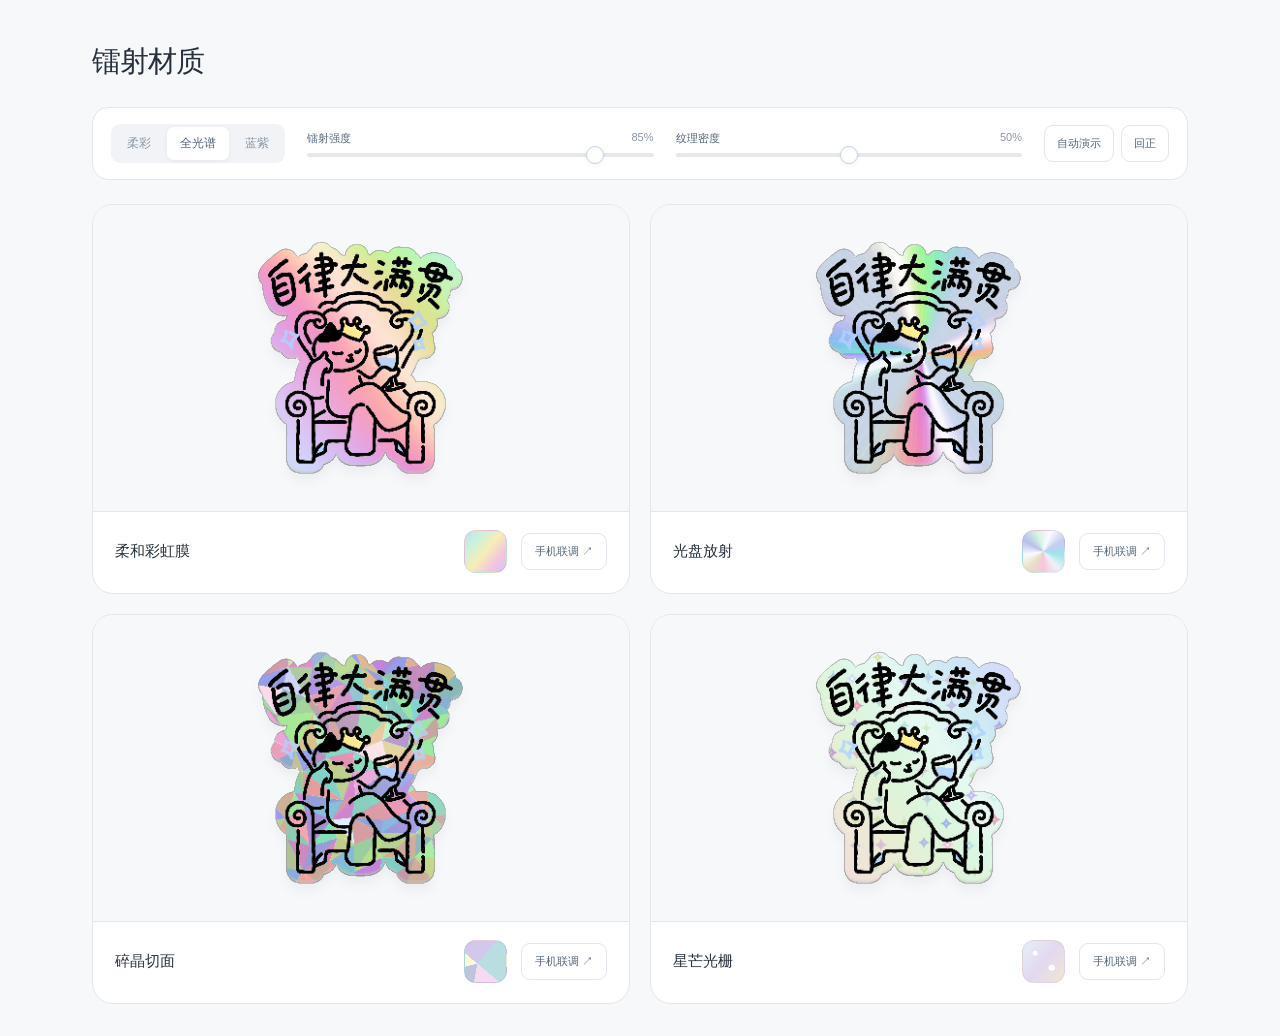
<file: index.html>
<!doctype html>
<html lang="zh-CN">
<head><script>if(new URLSearchParams(location.hash.slice(1)).has('peer')||location.hash.startsWith('#settings=')||['#combined','#laser'].includes(location.hash)){location.replace('preview.html'+location.search+location.hash);}</script><meta charset="utf-8"><meta name="viewport" content="width=device-width,initial-scale=1"><meta name="theme-color" content="#f5f5f2"><title>Miko · 贴纸材质首页</title><meta name="description" content="四款镭射材质，用鼠标模拟倾斜、比较颜色与光栅。">
<style>
:root{font-family:-apple-system,BlinkMacSystemFont,"PingFang SC","Microsoft YaHei",sans-serif;color:#29312e;background:#f5f5f2;font-synthesis:none;--muted:#8a928e;--line:#e2e6df;--accent:#3b6651}*{box-sizing:border-box}body{margin:0}button,input{font:inherit}button{cursor:pointer}button:focus-visible,input:focus-visible,.stage:focus-visible{outline:3px solid #8ac2a6;outline-offset:4px}button{color:inherit}main{max-width:1160px;margin:auto;padding:42px 32px 32px}.heading{display:flex;justify-content:space-between;align-items:flex-end;gap:20px;margin-bottom:25px}.overline{color:#7f8b80;font-size:10px;font-weight:600;letter-spacing:2px;margin:0 0 10px}h1{font-size:29px;font-weight:600;letter-spacing:-1px;margin:0}.subtitle{font-size:12px;color:#839084;margin:0 0 3px}.toolbar{display:flex;align-items:center;gap:22px;padding:16px 18px;border:1px solid var(--line);border-radius:16px;background:#ffffffb3;margin-bottom:24px;flex-wrap:wrap}.palette{display:flex;padding:3px;gap:3px;background:#edf0eb;border-radius:9px}.palette button{border:0;background:transparent;border-radius:7px;padding:8px 13px;color:#7d877e;font-size:12px;white-space:nowrap}.palette button[aria-pressed=true]{color:#344d3c;background:white;box-shadow:0 1px 5px #2337230d}.control{display:grid;grid-template-columns:auto 35px;gap:7px 14px;min-width:125px;flex:1;font-size:11px;color:#727d73}.control output{text-align:right;color:#8a958c;font-variant-numeric:tabular-nums}.control input{grid-column:1/-1;width:100%;min-width:90px;accent-color:#70947d;height:4px;cursor:pointer;margin:0}.actions{display:flex;gap:7px;margin-left:auto}.actions button{font-size:11px;white-space:nowrap;border:1px solid var(--line);background:#fff;border-radius:9px;padding:10px 12px}.actions button[aria-pressed=true]{background:#e7f0e9;color:#36583e;border-color:#c6d9cb}.grid{display:grid;grid-template-columns:repeat(2,minmax(0,1fr));gap:20px}.card{border:1px solid #e2e6df;border-radius:21px;background:#fff;overflow:hidden;position:relative;min-width:0}.stage{height:306px;display:flex;align-items:center;justify-content:center;perspective:1000px;touch-action:pan-y;position:relative;cursor:crosshair;background:radial-gradient(ellipse at 50% 47%,#f8f9f6 0%,#fff 70%);outline-offset:-5px}.index{position:absolute;top:19px;left:21px;font-family:ui-monospace,monospace;font-size:10px;letter-spacing:1px;color:#a0a99f}.tag{position:absolute;top:18px;right:20px;font-size:10px;color:#9aa396}.specimen{width:248px;height:248px;position:relative;transform-style:preserve-3d;will-change:transform;filter:drop-shadow(0 8px 5px #1837230d)}.specimen:after{content:"";position:absolute;inset:0;pointer-events:none}.art{position:absolute;width:100%;height:100%;inset:0;object-fit:contain}.art-render{visibility:hidden}.card[data-ready=true] .art-render{visibility:visible}.card[data-ready=true] .art-fallback{visibility:hidden}.meta{padding:18px 22px 20px;display:flex;align-items:center;justify-content:space-between;border-top:1px solid #f0f2ed;gap:12px}.meta h2{font-size:15px;font-weight:600;margin:0 0 6px;letter-spacing:.1px}.meta p{font-size:11px;color:#9aa197;margin:0;line-height:1.5}.card-actions{display:flex;align-items:center;gap:14px}.enter-preview{font-size:11px;color:#43654f;text-decoration:none;padding:10px 13px;border:1px solid #dbe5dc;border-radius:9px;background:#f5f8f3;white-space:nowrap}.enter-preview:hover{background:#e9f1e5}.enter-preview:focus-visible{outline:3px solid #8ac2a6;outline-offset:3px}.basic-entry{color:#6f8674;text-decoration:none}.sample{width:43px;height:43px;flex:none;border-radius:12px;border:1px solid #282c3910}.sample-a{background:linear-gradient(130deg,#c9dbf7,#c9f2db,#f8edb7,#f2c5df,#d3c4f4)}.sample-c{background:conic-gradient(from 20deg,#f9fbff,#c6ccf2,#9be5ed,#eef1f5,#f7c4df,#e6dfc5,#f9fbff,#b8bfe9,#d3f3e4,#f9fbff)}.sample-f{background:conic-gradient(from 40deg at 30% 55%,#b9dde0 0deg 90deg,#f4dbef 90deg 150deg,#bec4dd 150deg 215deg,#faf7db 215deg 270deg,#d4c7ec 270deg)}.sample-g{background:radial-gradient(ellipse at 30% 30%,#fff 0 5%,transparent 7%),radial-gradient(ellipse at 70% 65%,#fff 0 7%,transparent 9%),linear-gradient(130deg,#e9eff7,#e2d9f0,#f2e5d2)}.footnote{display:flex;justify-content:space-between;gap:16px;margin:20px 2px 0;color:#9aa298;font-size:10px;line-height:1.7}.error{margin-top:15px;font-size:12px;color:#976754;line-height:1.7}[hidden]{display:none!important}
@media(max-width:900px){.toolbar{gap:16px}.palette{flex:none}.control{min-width:110px}.actions{margin-left:0}.stage{height:285px}.specimen{width:225px;height:225px}}
@media(max-width:620px){main{padding:26px 17px}.heading{align-items:flex-start;flex-direction:column;gap:10px;margin-bottom:18px}h1{font-size:25px}.toolbar{gap:19px 14px;padding:14px}.palette{order:0}.actions{order:1;margin-left:auto}.actions button{font-size:10px;padding:9px}.control{order:2;min-width:80px}.grid{gap:14px;grid-template-columns:1fr}.stage{height:285px}.specimen{width:238px;height:238px}.meta{padding:16px 20px}.footnote{flex-direction:column;gap:4px}.palette button{padding:8px 10px;font-size:11px}}
@media(prefers-reduced-motion:reduce){.specimen{will-change:auto}}
</style><link rel="stylesheet" href="ui-theme.css?v=20261116"></head>
<body class="material-home"><main>
<header class="heading"><div><h1>镭射材质</h1></div></header>
<section class="toolbar" aria-label="材质参数">
<div class="palette" role="group" aria-label="配色"><button data-palette="0" aria-pressed="false">柔彩</button><button data-palette="1" aria-pressed="true">全光谱</button><button data-palette="2" aria-pressed="false">蓝紫</button></div>
<label class="control">镭射强度<output id="strengthValue">85%</output><input type="range" id="strength" aria-label="镭射强度" min="0" max="100" value="85"></label>
<label class="control">纹理密度<output id="densityValue">50%</output><input type="range" id="density" aria-label="纹理密度" min="0" max="100" value="50"></label>
<div class="actions"><button id="auto" aria-pressed="false">自动演示</button><button id="reset">回正</button></div>
</section>
<section class="grid" aria-label="镭射方案对比">
<article class="card" data-kind="0"><div class="stage" tabindex="0" role="img" aria-label="柔和彩虹膜，移动鼠标或按方向键预览"><div class="specimen"><img class="art art-fallback" alt="自律大满贯贴纸"><canvas class="art art-render" aria-hidden="true"></canvas></div></div><div class="meta"><div><h2>柔和彩虹膜</h2></div><div class="card-actions"><div class="sample sample-a" aria-hidden="true"></div><a class="enter-preview" data-enter="0" href="preview.html?material=0&palette=1&strength=85&density=50">手机联调 ↗</a></div></div></article>
<article class="card" data-kind="1"><div class="stage" tabindex="0" role="img" aria-label="光盘放射，移动鼠标或按方向键预览"><div class="specimen"><img class="art art-fallback" alt="自律大满贯贴纸"><canvas class="art art-render" aria-hidden="true"></canvas></div></div><div class="meta"><div><h2>光盘放射</h2></div><div class="card-actions"><div class="sample sample-c" aria-hidden="true"></div><a class="enter-preview" data-enter="1" href="preview.html?material=1&palette=1&strength=85&density=50">手机联调 ↗</a></div></div></article>
<article class="card" data-kind="2"><div class="stage" tabindex="0" role="img" aria-label="碎晶切面，移动鼠标或按方向键预览"><div class="specimen"><img class="art art-fallback" alt="自律大满贯贴纸"><canvas class="art art-render" aria-hidden="true"></canvas></div></div><div class="meta"><div><h2>碎晶切面</h2></div><div class="card-actions"><div class="sample sample-f" aria-hidden="true"></div><a class="enter-preview" data-enter="2" href="preview.html?material=2&palette=1&strength=85&density=50">手机联调 ↗</a></div></div></article>
<article class="card" data-kind="3"><div class="stage" tabindex="0" role="img" aria-label="星芒光栅，移动鼠标或按方向键预览"><div class="specimen"><img class="art art-fallback" alt="自律大满贯贴纸"><canvas class="art art-render" aria-hidden="true"></canvas></div></div><div class="meta"><div><h2>星芒光栅</h2></div><div class="card-actions"><div class="sample sample-g" aria-hidden="true"></div><a class="enter-preview" data-enter="3" href="preview.html?material=3&palette=1&strength=85&density=50">手机联调 ↗</a></div></div></article>
</section><p class="error" id="error" role="status" hidden>当前浏览器无法显示镭射材质，可尝试在最新版 Chrome 或 Safari 中打开。</p>

</main>
<script>
'use strict';
const artwork='[data-uri]';
const vertex=`attribute vec2 a_position;varying vec2 v_uv;void main(){v_uv=vec2(a_position.x*.5+.5,.5-a_position.y*.5);gl_Position=vec4(a_position,0.,1.);}`;
const fragment=`
precision highp float;
varying vec2 v_uv;uniform sampler2D u_image;uniform sampler2D u_facets;uniform vec2 u_tilt;uniform float u_kind;uniform float u_palette;uniform float u_strength;uniform float u_density;
const float PI=3.14159265359;
float hash(vec2 p){return fract(sin(dot(p,vec2(127.1,311.7)))*43758.5453);}
vec3 spectrum(float phase){
 vec3 c=.5+.5*cos(6.283185*(phase+vec3(0.,.67,.33)));
 c=mix(vec3(1.),c,.70);
 if(u_palette<.5)c=mix(c,vec3(1.),.43);
 if(u_palette>1.5)c=mix(vec3(.46,.78,1.),vec3(.86,.43,.99),.5+.5*sin(phase*6.283185));
 return c;
}
void main(){
 vec4 art=texture2D(u_image,v_uv);if(art.a<.005){gl_FragColor=vec4(0.);return;}
 vec2 p=v_uv-.5;vec2 light=u_tilt;
 float lum=dot(art.rgb,vec3(.2126,.7152,.0722));
 float chroma=max(art.r,max(art.g,art.b))-min(art.r,min(art.g,art.b));
 float paper=smoothstep(.62,.98,lum)*(1.-smoothstep(.10,.42,chroma)*.90);
 float sweep=dot(p,normalize(vec2(.8,-.6)+light*.25)) + dot(light,vec2(.38,.22));
 float gleam=exp(-pow((sweep-.12)*8.,2.));
 vec3 material=vec3(1.);float cover=1.;
 if(u_kind<.5){
  float phase=p.x*.52-p.y*.70+light.x*.22-light.y*.18;
  vec3 color=spectrum(phase+.11*sin(p.y*5.+light.x));
  float band=.62+.38*sin(sweep*5.+1.);
  material=mix(vec3(.88,.92,.96),color,band*.90);
  material=mix(material,vec3(1.),gleam*.64);
 }else if(u_kind<1.5){
  vec2 center=vec2(.01,-.02)+light*.028;vec2 d=p-center;
  float angle=atan(d.y,d.x);float r=length(d);
  float turn=light.x*1.4-light.y*.9;
  float ray=.5+.5*cos(angle*4.-turn*3.);
  float thin=pow(.5+.5*cos(angle*(44.+u_density*50.)-turn),34.)*.035;
  vec3 color=spectrum(angle/PI*1.6+turn*.24+r*.3);
  float rainbow=pow(ray,1.9)*.82;
  material=mix(vec3(.74,.80,.88),color,rainbow);
  float white=pow(.5+.5*cos(angle*4.-turn*3.+1.05),10.);
  material=mix(material,vec3(1.),white*.92)+thin;
  material=mix(material,vec3(.98),exp(-r*75.));
 }else if(u_kind<2.5){
  vec3 facet=texture2D(u_facets,v_uv).rgb;
  vec2 normal=(facet.rg-.5)*2.;
  vec3 n=normalize(vec3(normal*1.6,1.));vec3 l=normalize(vec3(light*1.9+vec2(.35,-.2),1.));
  float reflection=max(dot(n,l),0.);float flash=pow(reflection,22.);
  vec3 color=spectrum(facet.b+dot(normal,light)*.34+light.x*.1);
  material=mix(vec3(.71,.77,.84),color,.30+reflection*.52);
  material*=.80+reflection*.20;
  material=mix(material,vec3(1.),flash*.90);
  material=mix(material,vec3(1.),gleam*.12);
 }else{
  float density=7.+u_density*7.;vec2 grid=v_uv*density;vec2 cell=floor(grid);
  float seed=hash(cell);vec2 q=fract(grid)-.5;
  q-=vec2(hash(cell+4.)-.5,hash(cell+9.)-.5)*.30;
  float radius=.23+seed*.13;
  float star=pow(abs(q.x)/radius,.55)+pow(abs(q.y)/radius,.55);
  float shape=1.-smoothstep(.93,1.07,star);
  shape*=step(.17,seed);
  float reveal=.5+.5*sin(dot(cell,vec2(.71,.41))+light.x*4.2-light.y*3.1);
  float bright=pow(reveal,5.);
  vec3 color=spectrum(seed+light.x*.11-light.y*.14);
  vec3 base=mix(vec3(.92,.94,.97),spectrum(sweep*.6+.34),.24);
  base=mix(base,vec3(1.),gleam*.45);
  vec3 starColor=mix(color*.85,vec3(1.),pow(reveal,16.)*.90);
  material=mix(base,starColor,shape*(.30+bright*.70));
  float pin=exp(-dot(q,q)*550.);material+=vec3(pin*bright*.35);
 }
 vec3 result=mix(art.rgb,clamp(material,0.,1.),paper*u_strength*cover);
 gl_FragColor=vec4(result,art.a);
}`;
const cards=[...document.querySelectorAll('.card')];
const views=[];const state={x:0,y:0,tx:0,ty:0,strength:.85,density:.5,palette:1,auto:false};
let dirty=true,last=0,time=0,active=true;
const reduced=matchMedia('(prefers-reduced-motion: reduce)').matches;
const clamp=(x,min=-1,max=1)=>Math.max(min,Math.min(max,x));
function seeded(seed){return()=>{seed=(seed*1664525+1013904223)>>>0;return seed/4294967296;};}
function makeFacets(density){
 const c=document.createElement('canvas');c.width=c.height=512;const ctx=c.getContext('2d');const n=Math.round(5+density*9),rand=seeded(14911),points=[];
 for(let y=0;y<=n;y++){points[y]=[];for(let x=0;x<=n;x++)points[y][x]=[(x+(x>0&&x<n?(rand()-.5)*.78:0))*512/n,(y+(y>0&&y<n?(rand()-.5)*.78:0))*512/n];}
 function triangle(a,b,d){ctx.beginPath();ctx.moveTo(...a);ctx.lineTo(...b);ctx.lineTo(...d);ctx.closePath();ctx.fillStyle='rgb('+[rand(),rand(),rand()].map(v=>Math.round(v*255)).join(',')+')';ctx.strokeStyle=ctx.fillStyle;ctx.lineWidth=1.4;ctx.fill();ctx.stroke();}
 for(let y=0;y<n;y++)for(let x=0;x<n;x++){const a=points[y][x],b=points[y][x+1],c=points[y+1][x],d=points[y+1][x+1];if(rand()>.5){triangle(a,b,d);triangle(a,c,d);}else{triangle(a,b,c);triangle(b,c,d);}}
 return c;
}
function createView(card,im,facets){
 const canvas=card.querySelector('canvas');const gl=canvas.getContext('webgl',{alpha:true,premultipliedAlpha:false,antialias:true,preserveDrawingBuffer:true});if(!gl)throw Error('WebGL unavailable');
 canvas.width=canvas.height=Math.min(768,Math.round(256*Math.min(devicePixelRatio||1,2.5)));
 function shader(type,source){const s=gl.createShader(type);gl.shaderSource(s,source);gl.compileShader(s);if(!gl.getShaderParameter(s,gl.COMPILE_STATUS))throw Error(gl.getShaderInfoLog(s));return s;}
 const program=gl.createProgram();gl.attachShader(program,shader(gl.VERTEX_SHADER,vertex));gl.attachShader(program,shader(gl.FRAGMENT_SHADER,fragment));gl.linkProgram(program);if(!gl.getProgramParameter(program,gl.LINK_STATUS))throw Error(gl.getProgramInfoLog(program));gl.useProgram(program);
 const buffer=gl.createBuffer();gl.bindBuffer(gl.ARRAY_BUFFER,buffer);gl.bufferData(gl.ARRAY_BUFFER,new Float32Array([-1,-1,1,-1,-1,1,-1,1,1,-1,1,1]),gl.STATIC_DRAW);const pos=gl.getAttribLocation(program,'a_position');gl.enableVertexAttribArray(pos);gl.vertexAttribPointer(pos,2,gl.FLOAT,false,0,0);
 function texture(source,slot,name,nearest=false){const t=gl.createTexture();gl.activeTexture(gl.TEXTURE0+slot);gl.bindTexture(gl.TEXTURE_2D,t);gl.pixelStorei(gl.UNPACK_FLIP_Y_WEBGL,false);gl.texParameteri(gl.TEXTURE_2D,gl.TEXTURE_WRAP_S,gl.CLAMP_TO_EDGE);gl.texParameteri(gl.TEXTURE_2D,gl.TEXTURE_WRAP_T,gl.CLAMP_TO_EDGE);gl.texParameteri(gl.TEXTURE_2D,gl.TEXTURE_MIN_FILTER,nearest?gl.NEAREST:gl.LINEAR);gl.texParameteri(gl.TEXTURE_2D,gl.TEXTURE_MAG_FILTER,nearest?gl.NEAREST:gl.LINEAR);gl.texImage2D(gl.TEXTURE_2D,0,gl.RGBA,gl.RGBA,gl.UNSIGNED_BYTE,source);gl.uniform1i(gl.getUniformLocation(program,name),slot);return t;}
 texture(im,0,'u_image');const facetTexture=texture(facets,1,'u_facets',true);
 const uniforms=Object.fromEntries(['u_tilt','u_kind','u_palette','u_strength','u_density'].map(name=>[name,gl.getUniformLocation(program,name)]));
 gl.viewport(0,0,canvas.width,canvas.height);gl.uniform1f(uniforms.u_kind,Number(card.dataset.kind));
 canvas.addEventListener('webglcontextlost',event=>{event.preventDefault();card.dataset.ready='false';document.getElementById('error').hidden=false;});
 const view={gl,program,uniforms,card,render(){gl.useProgram(program);gl.uniform2f(uniforms.u_tilt,state.x,state.y);gl.uniform1f(uniforms.u_palette,state.palette);gl.uniform1f(uniforms.u_strength,state.strength);gl.uniform1f(uniforms.u_density,state.density);gl.drawArrays(gl.TRIANGLES,0,6);},facets(source){gl.activeTexture(gl.TEXTURE1);gl.bindTexture(gl.TEXTURE_2D,facetTexture);gl.texImage2D(gl.TEXTURE_2D,0,gl.RGBA,gl.RGBA,gl.UNSIGNED_BYTE,source);}};
 view.render();card.dataset.ready='true';return view;
}
const img=new Image();document.querySelectorAll('.art-fallback').forEach(el=>el.src=artwork);
img.onload=()=>{const texture=document.createElement('canvas');texture.width=texture.height=768;texture.getContext('2d').drawImage(img,0,0,768,768);const facets=makeFacets(state.density);for(const card of cards){try{views.push(createView(card,texture,facets));}catch(error){console.error(error);document.getElementById('error').hidden=false;}}dirty=true;};img.onerror=()=>{document.getElementById('error').textContent='贴纸加载失败，请刷新页面。';document.getElementById('error').hidden=false;};img.src=artwork;
function updateAuto(){document.getElementById('auto').setAttribute('aria-pressed',String(state.auto));document.getElementById('auto').textContent=state.auto?'暂停演示':'自动演示';}
function point(event,stage){if(event.pointerType==='touch'&&event.buttons===0)return;state.auto=false;updateAuto();const r=stage.getBoundingClientRect();state.tx=clamp((event.clientX-r.left)/r.width*2-1);state.ty=clamp((event.clientY-r.top)/r.height*2-1);dirty=true;}
document.querySelectorAll('.stage').forEach(stage=>{
 stage.addEventListener('pointermove',event=>point(event,stage));stage.addEventListener('pointerdown',event=>point(event,stage));
 stage.addEventListener('keydown',e=>{const keys={ArrowLeft:[-.13,0],ArrowRight:[.13,0],ArrowUp:[0,-.13],ArrowDown:[0,.13]};if(keys[e.key]){e.preventDefault();state.auto=false;updateAuto();state.tx=clamp(state.tx+keys[e.key][0]);state.ty=clamp(state.ty+keys[e.key][1]);dirty=true;}});
});
document.querySelectorAll('[data-palette]').forEach(button=>button.addEventListener('click',()=>{state.palette=Number(button.dataset.palette);document.querySelectorAll('[data-palette]').forEach(b=>b.setAttribute('aria-pressed',String(b===button)));dirty=true;}));
for(const key of ['strength','density'])document.getElementById(key).addEventListener('input',e=>{state[key]=Number(e.target.value)/100;document.getElementById(key+'Value').value=e.target.value+'%';if(key==='density'){const facets=makeFacets(state.density);views.forEach(view=>view.facets(facets));}dirty=true;});
document.getElementById('auto').addEventListener('click',()=>{state.auto=!state.auto;updateAuto();dirty=true;});
document.getElementById('reset').addEventListener('click',()=>{state.tx=state.ty=0;state.auto=false;updateAuto();dirty=true;});
document.addEventListener('visibilitychange',()=>{active=!document.hidden;last=0;if(active)dirty=true;});
function frame(now){const dt=last?Math.min((now-last)/1000,.06):.016;last=now;if(active){time+=dt;if(state.auto){state.tx=Math.sin(time*.6)*.8;state.ty=Math.cos(time*.43)*.65;dirty=true;}
 const dx=state.tx-state.x,dy=state.ty-state.y;const moving=Math.abs(dx)+Math.abs(dy)>.0001;
 if(dirty||moving){const ease=reduced?1:1-Math.exp(-dt/.11);state.x+=dx*ease;state.y+=dy*ease;cards.forEach(card=>card.querySelector('.specimen').style.transform='rotateX('+(-state.y*14)+'deg) rotateY('+(state.x*18)+'deg)');views.forEach(view=>view.render());dirty=false;}}
 requestAnimationFrame(frame);}
requestAnimationFrame(frame);

function updatePreviewLinks(){document.querySelectorAll('[data-enter]').forEach(link=>{
 const params=new URLSearchParams({material:link.dataset.enter,palette:String(state.palette),strength:String(Math.round(state.strength*100)),density:String(Math.round(state.density*100))});
 link.href='preview.html?'+params.toString();
});}
document.addEventListener('input',updatePreviewLinks);
document.addEventListener('click',event=>{if(event.target.closest('[data-palette]'))updatePreviewLinks();});
updatePreviewLinks();
</script></body></html>
</file>
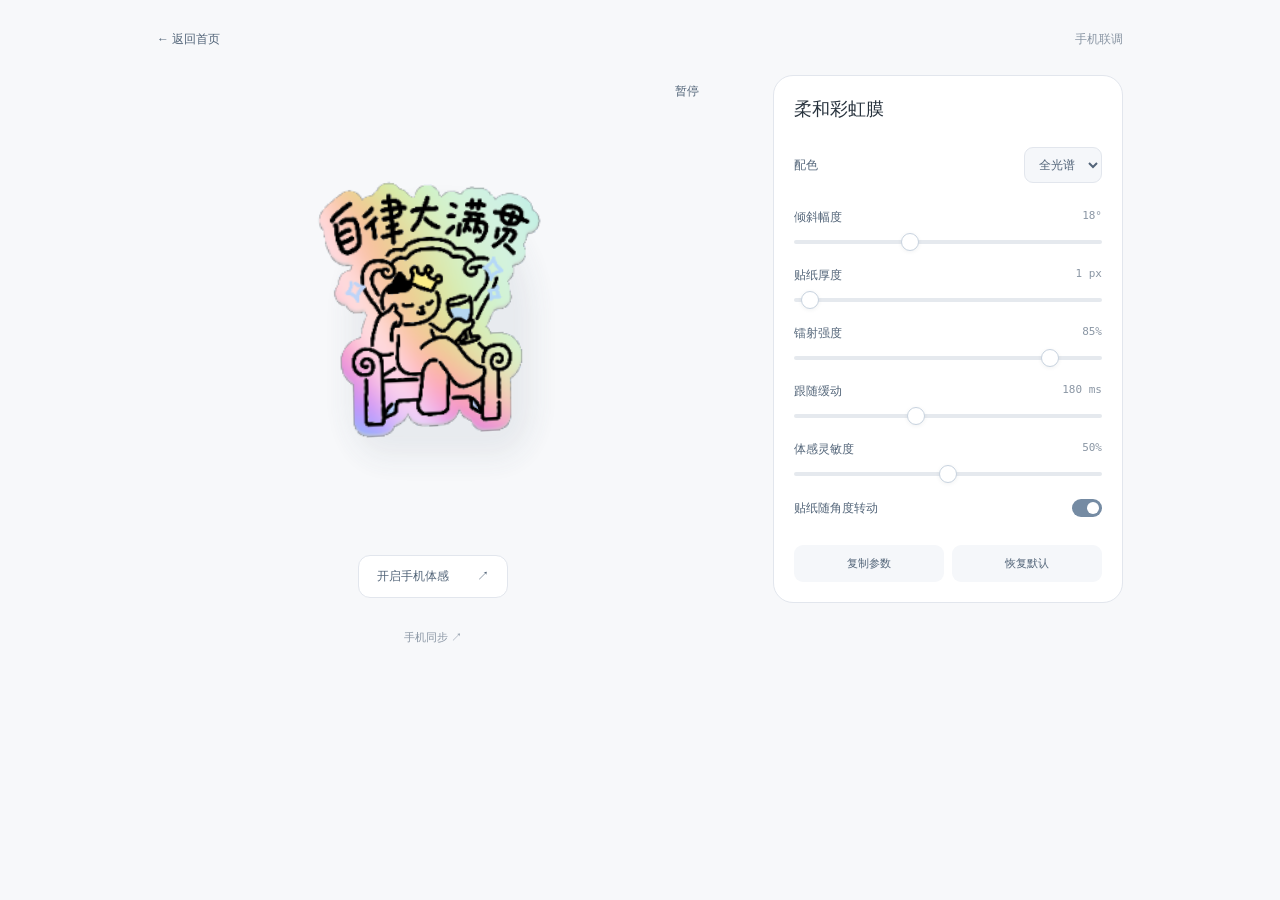
<file: preview.html>
<!doctype html>
<html lang="zh-CN"><head><meta charset="UTF-8"><meta name="viewport" content="width=device-width,initial-scale=1,viewport-fit=cover"><meta name="theme-color" content="#f5f6f8"><title>Miko · 贴纸调节</title><meta name="description" content="调节当前镭射材质，手机扫码同步预览。"><style>:root{font-family:-apple-system,BlinkMacSystemFont,"PingFang SC","Microsoft YaHei",sans-serif;color:#202327;background:#f6f7f9;font-synthesis:none}*{box-sizing:border-box}body{margin:0}button,a,input{-webkit-tap-highlight-color:transparent}button{font:inherit;cursor:pointer;color:inherit}button:focus-visible,a:focus-visible,input:focus-visible,.interaction:focus-visible{outline:3px solid #72a7e5;outline-offset:5px}button{border:0}a{color:inherit;text-decoration:none}.topbar{height:80px;padding:0 5.3%;display:flex;justify-content:space-between;align-items:center;border-bottom:1px solid #e5e8ed;background:#fff}.brand{display:flex;align-items:center;gap:12px;font-size:13px;color:#7e838d}.brand strong{font-size:22px;color:#16191d;letter-spacing:-1px}.brandmark{width:32px;height:32px;display:grid;place-items:center;border-radius:11px;background:#add1ff;color:#25394f;font-size:27px;font-weight:900;line-height:1;padding-bottom:6px}.divider{height:18px;width:1px;background:#ddd;margin:0 6px}.source{font-size:12px;color:#818791}.source:hover{color:#316ca9}main{max-width:1140px;margin:0 auto;padding:45px 44px 42px;display:grid;grid-template-columns:minmax(360px,1fr) 342px;gap:92px;align-items:center}.preview-area{display:flex;flex-direction:column;align-items:center}.preview-label{display:flex;align-items:center;gap:8px;font-size:11px;color:#858e99;letter-spacing:.3px;margin:0 0 18px}.live-dot{width:5px;height:5px;border-radius:50%;background:#6da0d3}.tiny-button{font-size:11px;color:#526a82;background:#e7edf4;border-radius:20px;padding:4px 10px;margin-left:3px}.phone{position:relative;width:350px;height:660px;max-width:100%;background-color:#f8f8f8;background-image:radial-gradient(#d9dde2 .65px,transparent .65px);background-size:13px 13px;border:6px solid white;border-radius:43px;box-shadow:0 24px 65px -24px #8091a346,0 2px 5px #8495a218;overflow:hidden;isolation:isolate}.statusbar{position:absolute;top:15px;left:25px;right:23px;display:flex;justify-content:space-between;align-items:center;font-size:13px;font-weight:600}.statusicons{display:flex;gap:5px;align-items:center;font-size:12px}.wifi-icon{font-size:17px;transform:rotate(180deg)}.battery-icon{height:10px;width:20px;border:1px solid #707378;padding:1px;border-radius:3px;position:relative}.battery-icon:before{content:"";display:block;height:6px;width:15px;background:#252729;border-radius:1px}.battery-icon:after{content:"";position:absolute;right:-3px;top:2px;height:4px;width:2px;background:#777;border-radius:1px}.close{position:absolute;top:47px;left:14px;width:36px;height:36px;background:#fcfcfc;border:1px solid #e9e9e9;border-radius:14px;display:grid;place-items:center;font-size:27px;font-weight:300;line-height:1}.phone-content{position:absolute;width:100%;left:0;top:50%;transform:translateY(-48%);display:flex;align-items:center;flex-direction:column}.phone-content h1{font-size:25px;line-height:36px;margin:0 0 24px;font-weight:800;letter-spacing:-1px;color:#050607}.interaction{width:286px;height:236px;position:relative;perspective:850px;touch-action:none;cursor:grab;outline-offset:-10px}.interaction:active{cursor:grabbing}.sticker{visibility:hidden;position:absolute;left:39px;top:10px;width:208px;height:208px;transform-style:preserve-3d;will-change:transform;transform:rotateX(0deg) rotateY(0deg)}.layer,.front{position:absolute;inset:0;width:208px;height:208px;backface-visibility:hidden;-webkit-backface-visibility:hidden;-webkit-mask-repeat:no-repeat;mask-repeat:no-repeat;-webkit-mask-size:100% 100%;mask-size:100% 100%}.side-layer{background:linear-gradient(115deg,#fafcff,#a3bcd4);transform:translateZ(-1px);backface-visibility:visible;-webkit-backface-visibility:visible}.back{background:linear-gradient(120deg,#eaf2fc,#becfe1);backface-visibility:visible;-webkit-backface-visibility:visible}.front{overflow:hidden;transform:translateZ(.3px);background:none}.front img{position:absolute;left:0;top:0;width:208px;height:208px;max-width:none;user-select:none;pointer-events:none}.sheen{transform:translateZ(.6px);pointer-events:none;background:linear-gradient(118deg,transparent 31%,#fff1 40%,#fffc 48%,#fff8 51%,#fff1 58%,transparent 66%);background-size:300% 230%;mix-blend-mode:screen;opacity:.48}.foil{transform:translateZ(.8px);pointer-events:none;background:linear-gradient(130deg,#fac8e300 20%,#cbe6ff 34%,#e9d5ff 44%,#fff4d6 51%,#ceffef 60%,#cbe6ff00 75%);background-size:250% 220%;mix-blend-mode:color;opacity:0}.contact-shadow{position:absolute;left:69px;top:25px;width:155px;height:195px;background:#5367791a;filter:blur(11px);border-radius:43% 43% 20% 20%;transform:translate(5px,10px);pointer-events:none}.achievement{color:#929292;font-size:14px;font-weight:650;margin:0 0 24px;line-height:24px;letter-spacing:-.3px}.share{height:54px;width:200px;background:#08090a;border-radius:23px;color:white;font-weight:700;font-size:19px}.share:active{transform:scale(.97)}.gesture-hint{position:absolute;bottom:48px;left:0;width:100%;text-align:center;font-size:10px;color:#a4a9b0}.gesture-hint span{font-size:16px;margin-right:4px}.home-indicator{position:absolute;bottom:10px;width:120px;height:4px;border-radius:6px;background:#363739;left:50%;transform:translateX(-50%)}.view-controls{display:flex;gap:10px;justify-content:center;margin:22px 0 0;flex-wrap:wrap}.view-controls button{background:#fff;border:1px solid #e1e5eb;border-radius:9px;padding:8px 10px;font-size:11px;color:#6b7480;display:flex;gap:5px;align-items:center}.view-controls button:hover,.view-controls button[aria-pressed=true]{border-color:#a3c4e9;background:#eff6ff;color:#39658e}.view-controls span{font-size:15px}.settings{padding:0}.eyebrow{font-size:10px;letter-spacing:1.5px;color:#8e9baa;margin-bottom:18px;font-weight:600}h2{font-size:31px;line-height:1.4;letter-spacing:-1px;margin:0;color:#20262b;font-weight:650}.intro{color:#9298a1;font-size:13px;line-height:1.9;margin:15px 0 27px}.mode-list{display:flex;flex-direction:column;gap:9px}.mode{display:flex;align-items:center;gap:15px;text-align:left;padding:17px 16px;border:1px solid #e3e6eb;border-radius:13px;background:transparent;transition:background .2s,border-color .2s}.mode:hover{background:#fff}.mode.active{background:#fff;border-color:#a6c8ed;box-shadow:0 3px 12px #acc9e517}.mode-number{font-family:ui-monospace,monospace;font-size:11px;color:#a9b0b8}.mode strong{font-size:14px;font-weight:600;display:block;margin-bottom:6px}.mode small{font-size:11px;color:#929aa5;display:block}.mode-check{margin-left:auto;width:18px;height:18px;border-radius:50%;background:#a9ccf6;color:#fff;font-size:12px;display:grid;place-items:center;visibility:hidden}.active .mode-check{visibility:visible}.active .mode-number{color:#5b84b0}.adjustments{margin:25px 0 20px;display:flex;flex-direction:column;gap:18px}.range-row{display:grid;grid-template-columns:1fr auto;gap:12px;font-size:12px;color:#68727f}.range-row output{font-size:11px;color:#8f99a6;font-family:ui-monospace,monospace}.range-row input{grid-column:1/-1;width:100%;margin:0;appearance:none;height:3px;border-radius:3px;background:#dce3eb;cursor:pointer;accent-color:#80aee1}.range-row input::-webkit-slider-thumb{appearance:none;width:14px;height:14px;border-radius:50%;background:white;box-shadow:0 0 0 1px #bbcce0,0 2px 4px #a1b5cd30}.range-row input::-moz-range-thumb{width:13px;height:13px;border-radius:50%;background:white;border:1px solid #bbcce0}.range-row.disabled{opacity:.3}.toggle-row{display:flex;align-items:center;font-size:11px;color:#929aa5;cursor:pointer;position:relative;gap:10px}.toggle-row input{position:absolute;right:0;opacity:0;width:34px;height:21px;margin:0}.switch{margin-left:auto;width:30px;height:18px;border-radius:20px;background:#d9dfe5;padding:3px;transition:background .2s;pointer-events:none}.switch:after{content:"";display:block;width:12px;height:12px;border-radius:50%;background:#fff;transition:transform .2s}.toggle-row input:checked+.switch{background:#98bee9}.toggle-row input:checked+.switch:after{transform:translateX(12px)}.toggle-row input:focus-visible+.switch{outline:3px solid #72a7e5;outline-offset:4px}.sensor-box{border-top:1px solid #e3e7ec;padding-top:20px}.sensor-button{display:flex;justify-content:space-between;align-items:center;width:100%;padding:13px 15px;font-size:12px;background:#e7eef7;color:#4d6e94;border:1px solid #dbe5f0;border-radius:10px;font-weight:500}.sensor-button:hover{background:#dee9f6}.sensor-box p{font-size:10px;line-height:1.75;color:#97a0ab;margin:9px 2px 0}.calibrate{margin-top:9px;font-size:11px;color:#557fa9;background:#fff;padding:8px 12px;border-radius:8px}.readout{display:flex;align-items:center;gap:18px;font-size:9px;color:#9aa3af;margin-top:22px;font-family:ui-monospace,monospace}.readout b{font-weight:400;color:#76879a;margin-left:4px}.readout>span:last-child{margin-left:auto;color:#90a7c0}.prototype-note{font-size:9px;color:#b0b6bf;line-height:1.8;margin:13px 0 0}.toast{position:fixed;left:50%;bottom:30px;transform:translate(-50%,15px);opacity:0;pointer-events:none;background:#242a32ec;color:white;padding:12px 20px;font-size:12px;border-radius:12px;transition:opacity .2s,transform .2s;max-width:90%;z-index:20}.toast.visible{opacity:1;transform:translate(-50%,0)}.phone.zoomed .phone-content h1,.phone.zoomed .achievement,.phone.zoomed .share{opacity:0;pointer-events:none}.phone.zoomed .interaction{transform:scale(1.45)}.phone.zoomed .gesture-hint{bottom:66px}.phone-content h1,.achievement,.share{transition:opacity .2s}.interaction{transition:scale .2s}
@media(min-width:1500px){main{padding-top:64px;gap:120px}.phone{height:714px;width:370px}}@media(max-width:900px){main{gap:35px;padding:28px 28px;grid-template-columns:minmax(315px,1fr) 300px}.phone{width:330px;height:640px}h2{font-size:28px}.topbar{height:64px}.mode{padding:15px 12px;gap:11px}}
@media(max-width:680px){.topbar{height:58px;padding:0 19px}.brand{gap:8px;font-size:11px}.brand strong{font-size:20px}.brandmark{width:28px;height:28px;font-size:25px;border-radius:9px}.source{font-size:10px}.divider{margin:0 3px}main{display:flex;flex-direction:column;padding:18px 17px 34px;gap:30px}.preview-area{width:100%}.preview-label{margin-bottom:13px}.phone{width:min(350px,100%);height:590px;border-radius:37px}.phone-content{transform:translateY(-45%)}.phone-content h1{font-size:24px;margin-bottom:19px}.gesture-hint{bottom:34px}.view-controls{margin-top:15px}.settings{width:min(380px,100%)}.eyebrow{margin-bottom:12px}h2{font-size:27px}h2 br{display:none}.intro{margin:9px 0 19px}.intro br{display:none}.mode-list{gap:8px}.mode{padding:15px}.adjustments{margin-top:23px}.readout{font-size:10px}.prototype-note{font-size:10px}.sensor-box p{font-size:11px}.sensor-button{padding:15px;font-size:13px}.phone.zoomed .interaction{transform:scale(1.35)}}
@media(prefers-reduced-motion:reduce){*{transition:none!important;scroll-behavior:auto!important}}

/* Final vector artwork remains 208 × 208. Only its material overlays respond to tilt. */
[hidden]{display:none!important}
.laser-mode em{font-size:8px;letter-spacing:.8px;color:#8b70ae;font-style:normal;background:#f2edf9;border-radius:4px;padding:3px 5px;margin-left:6px;vertical-align:2px}
.laser-mode.active{border-color:#c5b5dc;background:linear-gradient(130deg,#fff 55%,#f8f3fe)}
.laser-mode.active .mode-check{background:linear-gradient(120deg,#9cbce9,#c3a5e3)}
.laser-mode.active .mode-number{color:#9a80b8}
.laser-tip{margin:-10px 0 0;font-size:10px;color:#a0a1ad;line-height:1.7}
.laser-surface,.laser-grain,.laser-highlight{pointer-events:none;opacity:0;will-change:background-position,opacity}
.laser-surface{transform:translateZ(1px);mix-blend-mode:multiply;background-image:linear-gradient(125deg,#a7bbde 0%,#9cdeed 16%,#bbb0ea 29%,#f5b2d2 41%,#f3d49b 53%,#a6e5c4 65%,#91c9ed 78%,#c8a7e9 90%,#a7bbde 100%),radial-gradient(ellipse at 35% 25%,#fff 0%,#c6cbd7 55%,#fff 85%);background-size:260% 260%,160% 160%;background-blend-mode:multiply}
.laser-grain{transform:translateZ(1.15px);mix-blend-mode:soft-light;background-image:repeating-linear-gradient(115deg,#fff9 0px,#fff9 .4px,#9ca7ba2b .7px,transparent 1.6px,transparent 3px);background-size:210% 210%}
.laser-highlight{transform:translateZ(1.3px);mix-blend-mode:screen;background-image:radial-gradient(ellipse 48% 22% at 50% 50%,#fff 0%,#ffffffb3 20%,#ffffff20 59%,transparent 80%),linear-gradient(118deg,transparent 35%,#ffffff1a 43%,#ffffffd9 49%,#ffffff33 55%,transparent 64%);background-size:200% 200%,300% 260%;background-repeat:no-repeat}
.mode-list{gap:8px}.mode{padding-top:14px;padding-bottom:14px}.adjustments{gap:16px;margin-top:22px}.intro{margin-bottom:22px}.settings .eyebrow{margin-bottom:13px}
@media(max-width:680px){.laser-tip{font-size:11px}.laser-mode strong{display:flex;align-items:center;gap:4px}.laser-mode em{font-size:8px}}

.mobile-modes,.mobile-dock,.close-settings,.settings-scrim{display:none}
@media(max-width:680px){
 :root{background:#f8f8f8}.topbar{height:52px;position:relative;z-index:4;background:#fcfcfc}.brand .divider,.brand>span:last-child{display:none}.source{font-size:11px}
 .mobile-modes{display:grid;grid-template-columns:repeat(4,minmax(0,1fr));gap:4px;padding:8px 12px 10px;background:#fcfcfc;position:sticky;top:0;z-index:5;border-bottom:1px solid #e9ebef}
 .mobile-modes button{font-size:11px;font-weight:500;background:transparent;color:#8b9099;padding:10px 3px;border-radius:10px;white-space:nowrap}
 .mobile-modes button[aria-pressed=true]{background:#e9eff7;color:#3d618a}.mobile-modes button[data-mobile-mode=laser][aria-pressed=true]{background:linear-gradient(110deg,#e8f1fc,#f6eaf6,#f5f0dc);color:#6b5883}
 main{display:block;padding:0 0 calc(102px + env(safe-area-inset-bottom,0px));margin:0}.preview-area{width:100%}.preview-label{display:none}
 .phone{border:0;border-radius:0;width:100%;height:calc(100svh - 250px - env(safe-area-inset-bottom,0px));min-height:450px;box-shadow:none;max-width:none}
 .statusbar,.close,.home-indicator{display:none}.phone-content{top:50%;transform:translateY(-50%)}.phone-content h1{margin-bottom:22px;font-size:26px;line-height:36px}.phone-content .achievement{font-size:15px}.phone-content .share{width:220px;height:56px}
 .gesture-hint{bottom:12px;font-size:10px}.view-controls{margin:0;padding:9px 10px 12px;background:#f8f8f8;gap:8px}.view-controls button{font-size:10px;border-color:#e3e7ed;padding:6px 9px;background:#ffffffb3}
 .mobile-dock{display:block;position:fixed;bottom:0;left:0;right:0;padding:12px 16px calc(10px + env(safe-area-inset-bottom,0px));border-top:1px solid #e5e8ed;background:#fffffff2;backdrop-filter:blur(18px);-webkit-backdrop-filter:blur(18px);z-index:10}
 .dock-actions{display:flex;gap:9px}.mobile-sensor{display:flex;justify-content:space-between;align-items:center;flex:1;border-radius:14px;padding:14px 17px;background:#20262d;color:#fff;font-size:13px;font-weight:600}.mobile-settings{padding:14px 16px;background:#edf1f6;border-radius:14px;font-size:12px;color:#66768a}.mobile-dock p{margin:8px 2px 0;font-size:10px;color:#98a1ad;line-height:1.6}
 .settings{display:none;position:fixed;width:100%;max-width:none;left:0;right:0;bottom:0;max-height:82svh;overflow-y:auto;overscroll-behavior:contain;background:#fafbfc;border-radius:25px 25px 0 0;padding:28px 22px calc(25px + env(safe-area-inset-bottom,0px));z-index:25;box-shadow:0 -15px 50px #28384b15}
 body.settings-open{overflow:hidden}body.settings-open .settings{display:block}.settings .eyebrow{margin-top:3px}.settings h2,.settings .intro{display:none}.settings .mode-list{margin-top:24px}.settings .sensor-box{display:none}.settings .prototype-note{margin-bottom:0}
 .close-settings{display:grid;place-items:center;position:absolute;right:18px;top:16px;width:32px;height:32px;border-radius:50%;background:#edf0f4;font-size:23px;font-weight:300;color:#7b8490}
 .settings-scrim:not([hidden]){display:block;position:fixed;inset:0;background:#202b3d40;backdrop-filter:blur(3px);z-index:24}.toast{bottom:128px;z-index:30;font-size:11px;line-height:1.6;width:max-content;max-width:88%}
 .phone.zoomed .interaction{transform:scale(1.48)}
}
@media(max-width:370px){.mobile-modes button{font-size:10px}.phone{min-height:435px}.phone-content h1{font-size:23px;margin-bottom:12px}.mobile-dock{padding-left:12px;padding-right:12px}}
@media(max-width:680px) and (max-height:680px){.phone{min-height:400px}.phone-content h1{font-size:22px;margin-bottom:8px}.interaction{height:220px}.achievement{margin-bottom:14px}.gesture-hint{display:none}.view-controls{padding-top:5px;padding-bottom:7px}}

/* Adjustable foil: the color reflection is confined to a soft moving band. */
.laser-silver{transform:translateZ(.9px);pointer-events:none;opacity:0;mix-blend-mode:multiply;background:linear-gradient(115deg,#f7f8fb 18%,#a5aebc 43%,#fefefe 55%,#bcc6d1 72%,#fff 90%);background-size:210% 210%}
.laser-surface{background:none}
.laser-color{position:absolute;inset:0;background:linear-gradient(125deg,#b5dbec 10%,#ccbfe9 27%,#ecc5d9 42%,#ece0be 56%,#c0e5d8 70%,#b9d8ef 87%);background-size:240% 240%;mask-size:240% 240%;-webkit-mask-size:240% 240%;mask-repeat:no-repeat;-webkit-mask-repeat:no-repeat}
.laser-grain{background-image:repeating-linear-gradient(115deg,#fff9 0px,#fff9 .25px,#9ca7ba18 .4px,transparent .8px,transparent 1.7px)}
.preset-section{margin-top:20px}.control-section-label{display:flex;justify-content:space-between;font-size:11px;color:#7c8695;margin-bottom:10px}.control-section-label span{font-size:10px;color:#9b83b7}.preset-buttons{display:flex;gap:7px}.preset-buttons button{flex:1;padding:10px;background:#edf0f5;color:#7e8490;font-size:12px;border-radius:9px;border:1px solid transparent}.preset-buttons button[aria-pressed=true]{background:#f5eefc;border-color:#d8c7ea;color:#806195}.parameter-actions{display:flex;gap:8px;margin:21px 0 8px}.parameter-actions button{flex:1;font-size:11px;padding:11px;border:1px solid #e1e5ed;background:#fff;border-radius:9px;color:#7c8798}.saved-note{font-size:9px;text-align:center;color:#a7afba;line-height:1.6;margin:7px 0 20px}.drawer-title{display:none}.mobile-only-control{display:none!important}.sensor-button:disabled,.mobile-sensor:disabled{opacity:.55}.range-row input{height:4px}.range-row input::-webkit-slider-thumb{width:18px;height:18px}
@media(min-width:681px){main{align-items:start}.preview-area{position:sticky;top:24px}.settings{padding-top:24px}.settings h2{font-size:27px}.settings .intro{font-size:12px}}
@media(max-width:680px){
 .mobile-only-control:not([hidden]){display:flex!important}.view-controls{gap:5px;flex-wrap:nowrap}.view-controls button{padding:6px 7px;font-size:9px}.view-controls button span{font-size:12px}
 .settings{height:54svh;max-height:54svh;min-height:280px;border-top:1px solid #e7e9ee;border-radius:22px 22px 0 0;padding:20px 20px calc(24px + env(safe-area-inset-bottom,0px));box-shadow:0 -9px 25px #677b9412}
 .drawer-title{display:block;font-size:14px;font-weight:650;line-height:24px;margin-bottom:16px}.settings .eyebrow,.settings .mode-list,.settings .prototype-note,.settings .readout{display:none}.settings .preset-section{margin-top:4px}.settings .adjustments{margin-top:24px;gap:22px}.settings .range-row{font-size:12px;gap:15px}.settings .range-row input::-webkit-slider-thumb{width:22px;height:22px}.settings .range-row input::-moz-range-thumb{width:20px;height:20px}.settings .parameter-actions button{font-size:12px}.settings .saved-note{font-size:10px}
 body.settings-open .phone{height:calc(46svh - 106px);min-height:185px}body.settings-open .phone-content{top:0;height:100%;transform:none}body.settings-open .phone-content h1,body.settings-open .achievement,body.settings-open .share,body.settings-open .gesture-hint{display:none}body.settings-open .interaction{height:208px;margin:auto;transform:scale(.94)}body.settings-open .sticker{top:0}
 body.settings-open .view-controls,body.settings-open .mobile-dock{display:none}body.settings-open .settings-scrim{pointer-events:none;background:transparent;backdrop-filter:none}.settings-scrim:not([hidden]){backdrop-filter:none;background:transparent;pointer-events:none}
 .close-settings{top:15px}.toast{bottom:calc(54svh + 12px)}
}
@media(max-width:680px) and (max-height:700px){body.settings-open .phone{min-height:160px}body.settings-open .interaction{transform:scale(.78)}}

.laser-color{mask-size:160% 160%;-webkit-mask-size:160% 160%}
.laser-highlight{background-image:radial-gradient(ellipse 62% 30% at 50% 50%,#fff7 0%,#ffffff33 30%,#ffffff0a 62%,transparent 80%),linear-gradient(118deg,transparent 45%,#ffffff1a 48%,#ffffffbf 49.6%,#ffffff33 50.8%,transparent 54%)}
@media(max-width:680px){body.settings-open .phone.zoomed .interaction{transform:scale(.94)}}
@media(max-width:680px) and (max-height:700px){body.settings-open .phone.zoomed .interaction{transform:scale(.78)}}
</style><meta name="referrer" content="no-referrer"><style>/* Keep attention on the artwork and its controls. */
:root,body{background:#f7f8fa;color:#26313c}
.topbar,.mobile-modes,.statusbar,.close,.home-indicator,.phone-content h1,.achievement,.share,.gesture-hint,.view-controls,.settings .eyebrow,.settings h2,.settings .intro,.mode-number,.mode small,.mode-check,.mode em,.laser-tip,.saved-note,.readout,.prototype-note,.mobile-dock,.drawer-title,.close-settings,.settings-scrim{display:none!important}
main{max-width:1030px;margin:0 auto;padding:48px 32px;display:grid;grid-template-columns:minmax(320px,1fr) 350px;gap:64px;align-items:start}
.preview-area{position:sticky;top:28px;width:100%;padding-bottom:20px}
.phone,.phone-view .phone{height:480px;width:100%;min-height:0;border:0;border-radius:24px;box-shadow:none;background:transparent;overflow:visible}
.phone-content{top:50%;transform:translateY(-50%)}
.interaction{transform:scale(1.3)}
.contact-shadow{opacity:.2}
.preview-label{position:absolute;z-index:2;top:0;right:0;margin:0;display:flex}
.preview-label .live-dot,.preview-label #inputLabel{display:none}
.tiny-button{font-size:12px;background:transparent;color:#7f8a96;padding:8px 10px}
.sensor-box{border:0;padding:0;display:flex;gap:8px;align-items:center;justify-content:center;flex-wrap:wrap;width:100%}
.sensor-button{width:auto;min-width:150px;gap:18px;padding:12px 18px;border:1px solid #dfe4ea;border-radius:12px;background:#fff;color:#536579;font-size:12px}
.calibrate{margin:0;padding:12px;background:transparent}
.sensor-box p{flex-basis:100%;text-align:center;font-size:11px;margin:4px 0 0;max-width:340px}
.sensor-box p:empty{display:none}
.settings,.phone-view .settings{display:block;position:static;width:100%;max-width:none;max-height:none;overflow:visible;background:#fff;border:1px solid #e8ebef;border-radius:20px;padding:20px;box-shadow:none}
.mode-list{display:grid;grid-template-columns:1fr 1fr;gap:4px;padding:4px;background:#f1f3f6;border-radius:12px}
.mode,.laser-mode.active{display:flex;justify-content:center;border:0;box-shadow:none;border-radius:9px;padding:12px 4px;background:transparent;text-align:center;gap:0}
.mode strong{font-size:13px;line-height:20px;font-weight:500;margin:0}
.mode.active,.laser-mode.active{background:#fff;color:#253c55;box-shadow:0 1px 5px #2738490d}
.preset-section{margin-top:22px}.control-section-label{font-size:11px;margin-bottom:9px}.control-section-label span{color:#9a91ad}
.preset-buttons button{padding:9px;font-size:11px;border-radius:8px;background:#f5f6f8}
.adjustments{gap:23px;margin:26px 0 0}.range-row{font-size:12px;gap:14px}.range-row output{font-size:11px}
.range-row input{height:4px;background:#e5e9ee}.range-row input::-webkit-slider-thumb{height:18px;width:18px;border:1px solid #d2d9e1;box-shadow:0 1px 4px #24334612}
.toggle-row{font-size:12px;color:#68727f}.parameter-actions{margin:28px 0 0;gap:8px}.parameter-actions button{border:0;background:#f5f6f8;font-size:11px;padding:11px;border-radius:9px}
.sync-options{width:100%;margin:22px 0 0;color:#8a96a4;font-size:11px;text-align:center}.sync-options summary{cursor:pointer;padding:10px;list-style:none}.sync-options summary::-webkit-details-marker{display:none}
.phone-pairing{max-width:100%;margin:4px 0 0;text-align:left;padding:14px}.phone-pairing h3,.phone-pairing>p:first-of-type{display:none}.pairing-actions button,.pairing-actions a{font-size:11px}
.live-bar{max-width:966px;margin:14px auto 0;padding:0 8px;justify-content:flex-end;border:0;background:transparent}.live-bar>div:first-child,.live-time,#openController{display:none!important}.live-actions{gap:6px}.live-actions button{background:transparent;border:0;font-size:11px}
.phone-view main{max-width:1030px;grid-template-columns:minmax(320px,1fr) 350px;padding-top:28px}.phone-view .preview-area{position:sticky}
.toast{font-size:12px;bottom:24px}
body.settings-open{overflow:auto}
@media(max-width:760px){
 main,.phone-view main{display:flex;flex-direction:column;gap:20px;margin:0;padding:14px 18px 32px;max-width:500px;margin:auto}
 .preview-area,.phone-view .preview-area{position:relative;top:auto;padding-bottom:0}
 .phone,.phone-view .phone,body.settings-open .phone{height:280px;min-height:0;border-radius:0}
 .interaction,body.settings-open .interaction{transform:scale(1.05)}
 .preview-label{top:0;right:0}.tiny-button{font-size:11px}
 .settings,.phone-view .settings,body.settings-open .settings{position:static;display:block;padding:18px;border-radius:18px;width:100%;max-height:none;overflow:visible}
 .sensor-box,.settings .sensor-box{display:flex}.sensor-button{min-width:144px;font-size:12px;padding:11px 15px}
 .live-bar{padding:8px 18px 0;margin:0;justify-content:flex-end}.phone-view .topbar{display:none}
 .sync-options{margin-top:8px}.phone-pairing{width:100%;margin:0}.mode-list{margin-top:0}
 .parameter-actions{margin-top:26px}.adjustments{gap:24px}.range-row input{height:5px}
 .range-row input::-webkit-slider-thumb{height:21px;width:21px}
}
@media(prefers-reduced-motion:reduce){.interaction{transition:none}}

.sync-options:not([open])~.sync-status:has(#followSync[hidden]){display:none}
.sync-card{max-width:330px;margin:4px auto 0;padding:18px;background:#fff;border-radius:16px;border:1px solid #e8ebef}
#syncQR{width:200px;max-width:100%;margin:0 auto 14px}#syncQR svg{display:block;width:100%;height:auto}
#syncLink{width:100%;min-width:0;border:1px solid #e4e8ed;border-radius:8px;padding:9px;color:#6b7785;font-size:11px}
.sync-actions,.sync-status{display:flex;justify-content:center;align-items:center;gap:8px;flex-wrap:wrap}
.sync-actions{margin-top:10px}.sync-actions button,.sync-status button{border:0;background:#eef2f7;color:#536579;border-radius:8px;font-size:11px;padding:9px 12px}
.sync-card p{line-height:1.7;font-size:11px;margin:12px 0 0;color:#8a96a4}
.sync-status{margin:10px auto 0;max-width:330px;color:#7b8794;font-size:11px;line-height:1.7;text-align:center}
.sync-status span:empty{display:none}#settingsPanel :disabled{opacity:.5;cursor:default}
@media(max-width:760px){.settings,body.settings-open .settings{height:auto;min-height:0}.settings .mode-list{display:grid!important}.settings .mode{display:flex}.settings .mode-list{margin-top:0}.sync-card{margin-top:0}.sync-status{margin-top:8px}}
</style><style>
.preview-nav{max-width:1030px;margin:22px auto 0;padding:0 32px;display:flex;justify-content:space-between;align-items:center;font-size:12px;color:#8a96a4}.preview-nav a{color:#506b5d;padding:9px 0}.preview-nav+main{padding-top:18px}
.material-controls{display:flex;flex-direction:column;gap:20px;margin-top:24px}.select-row{display:flex;align-items:center;justify-content:space-between;gap:12px;font-size:12px;color:#68727f}.select-row select{font:inherit;color:#536579;background:#f5f7f8;border:1px solid #e1e6eb;border-radius:9px;padding:9px 10px;max-width:185px}
body[data-material-mode=combined] .material-controls{display:none}
body[data-material-mode=laser] #presetSection,body[data-material-mode=laser] #saturationRow,body[data-material-mode=laser] #coverageRow,body[data-material-mode=laser] #softnessRow,body[data-material-mode=laser] #grainRow,body[data-material-mode=laser] #hueShiftRow,body[data-material-mode=laser] #glossRow{display:none!important}
.material-canvas{position:absolute;inset:0;width:208px;height:208px;display:none;pointer-events:none}
body.material-ready[data-material-mode=laser] .material-canvas{display:block}
body.material-ready[data-material-mode=laser] .front img{visibility:hidden}
body.material-ready[data-material-mode=laser] #laserSilver,body.material-ready[data-material-mode=laser] #laserSurface,body.material-ready[data-material-mode=laser] #laserGrain,body.material-ready[data-material-mode=laser] #laserHighlight{display:none!important}
.material-error{font-size:12px;color:#976754;text-align:center;margin:12px}
@media(max-width:760px){.preview-nav{padding:0 20px;max-width:500px;margin:10px auto 0}.preview-nav+main{padding-top:0}}
</style><link rel="stylesheet" href="ui-theme.css?v=20261116"></head>
<body class="material-preview"><nav class="preview-nav"><a href="./">← 返回首页</a><span>手机联调</span></nav>


<main>
<section class="preview-area" aria-label="贴纸互动预览">
<div class="preview-label"><span class="live-dot"></span><span id="inputLabel">自动演示</span><button id="auto" class="tiny-button" aria-pressed="true">暂停</button></div>
<div class="phone" id="phone">
<div class="statusbar" aria-hidden="true"><span>9:41</span><span class="statusicons">▮▮▮ <span class="wifi-icon">◓</span> <span class="battery-icon"></span></span></div>
<button class="close" id="resetView" aria-label="重置预览">×</button>
<div class="phone-content"><h1>自律大满贯</h1>
<div class="interaction" id="interaction" tabindex="0" role="img" aria-label="自律大满贯立体贴纸，可移动鼠标、拖动或使用方向键改变角度">
<div class="contact-shadow" id="shadow"></div><div class="sticker" id="sticker"><div class="back layer" id="back"></div><div class="front" id="front"><img src="[data-uri]" alt="自律大满贯文字与戴皇冠、坐在王座上的小猫线稿贴纸" draggable="false"></div><div class="sheen layer" id="sheen"></div><div class="foil layer" id="foil"></div><div class="laser-silver layer" id="laserSilver"></div><div class="laser-surface layer" id="laserSurface"><div class="laser-color" id="laserColor"></div></div><div class="laser-grain layer" id="laserGrain"></div><div class="laser-highlight layer" id="laserHighlight"></div></div>
</div>
<p class="achievement">参与活动并连续打卡21天</p><button class="share" id="share">分享</button>
</div><div class="gesture-hint" id="gestureHint"><span>↔</span> 移动鼠标，转动贴纸</div><div class="home-indicator" aria-hidden="true"></div>
</div>
<div class="sensor-box"><button class="sensor-button" id="sensor">开启手机体感 <span>↗</span></button><button class="calibrate" id="calibrate" hidden>以当前姿势为中心</button><p id="sensorStatus" role="status"></p></div>
<div class="view-controls"><button id="side"><span>◐</span> 看看侧面</button><button id="reset"><span>↺</span> 回到正面</button><button id="mobileAuto" class="mobile-only-control" aria-pressed="true">暂停演示</button><button id="mobileCalibrate" class="mobile-only-control" hidden>校准</button><button id="zoom" aria-pressed="false"><span>⊕</span> 放大贴纸</button></div>
<details class="sync-options" id="syncOptions"><summary>手机同步 ↗</summary><div class="sync-card"><div id="syncQR" aria-label="手机扫码同步二维码"></div><input id="syncLink" readonly aria-label="手机配对链接"><div class="sync-actions"><button id="copySyncLink">复制链接</button><button id="renewSyncLink">重新配对</button></div></div></details><div id="syncState" hidden></div><div class="sync-status"><span id="syncMessage" role="status"></span><button id="followSync" hidden aria-pressed="true">独立调节</button><button id="retryPair" hidden>重试连接</button></div></section>
<aside class="settings" id="settingsPanel" aria-label="效果参数"><div class="drawer-title">调节效果</div><button class="close-settings" id="closeSettings" aria-label="关闭参数面板">×</button><div class="eyebrow">MIKO STICKER / LIVE</div><h2>转一转，<br>让奖励有一点质感。</h2>
<div class="current-material" id="currentMaterialName" role="heading" aria-level="1">柔和彩虹膜</div>
<div class="material-controls" id="materialControls">
<input type="hidden" id="material" value="0"><output id="materialValue" hidden></output>
<label class="select-row" for="palette">配色<select id="palette"><option value="0">柔彩</option><option value="1">全光谱</option><option value="2">蓝紫</option></select><output id="paletteValue" hidden></output></label>
<div class="range-row" id="densityRow"><label for="density">纹理密度</label><output id="densityValue">50%</output><input id="density" type="range" min="0" max="100" value="50"></div></div><div class="preset-section" id="presetSection"><div class="control-section-label">镭射预设 <span id="presetLabel">细腻</span></div><div class="preset-buttons" role="group" aria-label="镭射预设"><button data-preset="delicate" aria-pressed="true">细腻</button><button data-preset="soft" aria-pressed="false">柔亮</button><button data-preset="vivid" aria-pressed="false">鲜明</button></div></div>
<section class="adjustments" aria-label="材质与动效调节">
<div class="range-row"><label for="amount">倾斜幅度</label><output id="amountValue">18°</output><input id="amount" type="range" min="4" max="42" value="18"></div>
<div class="range-row" id="glossRow"><label for="gloss">光泽强度</label><output id="glossValue">48%</output><input id="gloss" type="range" min="0" max="100" value="48"></div>
<div class="range-row" id="depthRow"><label for="depth">贴纸厚度</label><output id="depthValue">8 px</output><input id="depth" type="range" min="0.5" max="20" step="0.5" value="1"></div>
<div class="range-row" id="laserRow"><label for="laser">镭射强度</label><output id="laserValue">30%</output><input id="laser" type="range" min="0" max="100" value="30"></div>
<div class="range-row laser-adjustment" id="saturationRow"><label for="saturation">彩色浓度</label><output id="saturationValue">35%</output><input id="saturation" type="range" min="0" max="100" value="35"></div>
<div class="range-row laser-adjustment" id="coverageRow"><label for="coverage">反光范围</label><output id="coverageValue">32%</output><input id="coverage" type="range" min="10" max="100" value="32"></div>
<div class="range-row laser-adjustment" id="softnessRow"><label for="softness">边缘柔和度</label><output id="softnessValue">75%</output><input id="softness" type="range" min="0" max="100" value="75"></div>
<div class="range-row laser-adjustment" id="grainRow"><label for="grain">细纹理强度</label><output id="grainValue">10%</output><input id="grain" type="range" min="0" max="100" value="10"></div>
<div class="range-row laser-adjustment" id="hueShiftRow"><label for="hueShift">色偏范围</label><output id="hueShiftValue">18°</output><input id="hueShift" type="range" min="0" max="90" value="18"></div>
<div class="range-row laser-adjustment" id="smoothingRow"><label for="smoothing">跟随缓动</label><output id="smoothingValue">180 ms</output><input id="smoothing" type="range" min="40" max="400" value="180"></div>
<div class="range-row laser-adjustment" id="sensitivityRow"><label for="sensitivity">体感灵敏度</label><output id="sensitivityValue">50%</output><input id="sensitivity" type="range" min="0" max="100" value="50"></div>
<label class="toggle-row" id="tiltRow"><span>贴纸随角度转动</span><input type="checkbox" id="tiltEnabled" checked><span class="switch"></span></label>
<p class="laser-tip" id="laserTip">关闭转动，可以单独观察陀螺仪如何影响光泽。</p>
<label class="toggle-row" id="foilRow"><span>一点珠光彩色</span><input type="checkbox" id="iridescence"><span class="switch"></span></label>
</section><div class="parameter-actions"><button id="copyParameters">复制参数</button><button id="resetParameters">恢复默认</button></div><p class="saved-note" id="savedNote">调整会自动保存在这台设备上</p>

<div class="readout"><span>横向 <b id="readX">0.0°</b></span><span>纵向 <b id="readY">0.0°</b></span><span id="materialLabel">镭射 · 体感</span></div>

</aside></main>
<button class="settings-scrim" id="settingsScrim" aria-label="关闭参数面板" tabindex="-1" hidden></button>
<div class="mobile-dock"><div class="dock-actions"><button class="mobile-sensor" id="mobileSensor">开启手机体感 <span>↗</span></button><button class="mobile-settings" id="mobileSettings" aria-expanded="false" aria-controls="settingsPanel">调节效果</button></div><p id="mobileSensorStatus" role="status">轻轻倾斜手机，让光泽随角度变化</p></div>
<p id="materialError" class="material-error" role="status" hidden>材质未能加载，请刷新页面或更换浏览器。</p><div class="toast" id="toast" role="status"></div><script>'use strict';
const $ = id => document.getElementById(id);
const clamp = (v, min = -1, max = 1) => Math.min(max, Math.max(min, v));
const modeNames = ['combined', 'laser'];
const reducedMotion = matchMedia('(prefers-reduced-motion: reduce)').matches;
const controlSpecs = {
  material:{min:0,max:3,scale:1,unit:''},palette:{min:0,max:2,scale:1,unit:''},density:{min:0,max:100,scale:100,unit:'%'},
  amount:{min:4,max:42,scale:1,unit:'°'}, gloss:{min:0,max:100,scale:100,unit:'%'},
  depth:{min:.5,max:20,scale:1,unit:' px'}, laser:{min:0,max:100,scale:100,unit:'%'},
  saturation:{min:0,max:100,scale:100,unit:'%'}, coverage:{min:10,max:100,scale:100,unit:'%'},
  softness:{min:0,max:100,scale:100,unit:'%'}, grain:{min:0,max:100,scale:100,unit:'%'},
  hueShift:{min:0,max:90,scale:1,unit:'°'}, smoothing:{min:40,max:400,scale:1,unit:' ms'},
  sensitivity:{min:0,max:100,scale:100,unit:'%'}
};
const laserPresets = {
  delicate:{material:0,palette:1,density:.5,amount:8,gloss:.35,depth:1,laser:.30,saturation:.35,coverage:.32,softness:.75,grain:.10,hueShift:18,smoothing:180,sensitivity:.50,tiltEnabled:true,iridescence:false},
  soft:{material:0,palette:0,density:.5,amount:10,gloss:.48,depth:1.5,laser:.45,saturation:.48,coverage:.46,softness:.85,grain:.14,hueShift:28,smoothing:150,sensitivity:.50,tiltEnabled:true,iridescence:false},
  vivid:{material:0,palette:1,density:.75,amount:14,gloss:.58,depth:2,laser:.72,saturation:.90,coverage:.72,softness:.55,grain:.28,hueShift:65,smoothing:120,sensitivity:.60,tiltEnabled:true,iridescence:false}
};
const defaultModes = {
  combined:{...laserPresets.delicate,amount:18,gloss:.48,depth:8},
  laser:{...laserPresets.delicate,amount:18,laser:.85}
};
const modeSettings = Object.fromEntries(modeNames.map(mode => [mode,{...defaultModes[mode]}]));
const state = {
  mode:null, auto:!reducedMotion, sensor:false, pointer:false,
  x:0,y:0,tx:0,ty:0,lightX:0,lightY:0,...laserPresets.delicate,
  side:false,zoom:false,base:null,lastSensor:null,ready:false
};
const storageKey = 'miko-sticker-motion-public-v1';
function pickSettings(value) {
  const result = {};
  for (const [key,spec] of Object.entries(controlSpecs)) {
    if (Number.isFinite(value[key])) result[key] = clamp(value[key],spec.min/spec.scale,spec.max/spec.scale);
  }
  for (const key of ['tiltEnabled','iridescence']) if (typeof value[key] === 'boolean') result[key]=value[key];
  return result;
}
let applyingRemote = false;
function saveSettings() {
  if (!state.mode) return;
  modeSettings[state.mode] = pickSettings(state);
  try { localStorage.setItem(storageKey,JSON.stringify({mode:state.mode,modes:modeSettings})); }
  catch (_) { $('savedNote').textContent='当前浏览器无法保存参数，可使用「复制参数」。'; }
  if (!applyingRemote) window.dispatchEvent(new CustomEvent('miko-settings', {detail: {mode:state.mode,modes:structuredClone(modeSettings)}}));
}
function loadSettings() {
  try {
    const stored=JSON.parse(localStorage.getItem(storageKey)||'null');
    if (stored && typeof stored==='object') {
      for (const mode of modeNames) if (stored.modes?.[mode]) Object.assign(modeSettings[mode],pickSettings(stored.modes[mode]));
      if (modeNames.includes(stored.mode)) return stored.mode;
      if (['gloss','depth'].includes(stored.mode)) return 'combined';
    }
  } catch (_) {}
  return 'combined';
}
function initialConfiguration() {
  const cached=loadSettings(),hash=location.hash.slice(1);
  const search=new URLSearchParams(location.search);
  if(search.has('material')){
    const material=Number(search.get('material'));
    if(Number.isInteger(material)&&material>=0&&material<=3){
      modeSettings.laser.material=material;
      for(const [param,key,scale,min,max] of [['palette','palette',1,0,2],['strength','laser',100,0,100],['density','density',100,0,100]]){
        if(!search.has(param))continue;const value=Number(search.get(param));
        if(Number.isFinite(value)&&value>=min&&value<=max&&(key!=='palette'||Number.isInteger(value)))modeSettings.laser[key]=value/scale;
      }
      state.auto=false;return 'laser';
    }
  }
  if (modeNames.includes(hash)) return hash;
  if (hash.startsWith('settings=') && hash.length<6000) {
    try {
      const shared=JSON.parse(decodeURIComponent(hash.slice(9)));
      if (modeNames.includes(shared.mode) && shared.values && typeof shared.values==='object') {
        Object.assign(modeSettings[shared.mode],pickSettings(shared.values));
        return shared.mode;
      }
    } catch (_) {}
  }
  return cached;
}
const sticker = $('sticker'), interaction = $('interaction'), front = $('front');
const sheen = $('sheen'), foil = $('foil'), shadow = $('shadow');
const laserSilver = $('laserSilver'), laserColor = $('laserColor');
const laserSurface = $('laserSurface'), laserGrain = $('laserGrain'), laserHighlight = $('laserHighlight');
const sideLayers = [];
for (let i = 0; i < 48; i++) {
  const el = document.createElement('div');
  el.className = 'side-layer layer';
  sticker.insertBefore(el, front);
  sideLayers.push(el);
}
function toast(text) {
  $('toast').textContent = text;
  $('toast').classList.add('visible');
  clearTimeout(toast.timer);
  toast.timer = setTimeout(() => $('toast').classList.remove('visible'), 3200);
}
function inputLabel(text) { $('inputLabel').textContent = text; }
function syncAuto() {
  $('auto').textContent = state.auto ? '暂停' : '自动演示';
  $('auto').setAttribute('aria-pressed', String(state.auto));
  inputLabel(state.sensor ? '手机体感' : state.auto ? '自动演示' : '手动预览');
}
function stopAuto() { state.auto = false; syncAuto(); }
function setMode(mode) {
  // Retain the legacy settings slot for old paired links; the UI only renders laser.
  mode = 'laser';
  if(state.mode) modeSettings[state.mode]=pickSettings(state);
  state.mode=mode;document.body.dataset.materialMode=mode;
  Object.assign(state,modeSettings[mode]);
  state.side = false;
  document.querySelectorAll('.mode').forEach(b => {
    const active = b.dataset.mode === mode;
    b.classList.toggle('active', active);
    b.setAttribute('aria-selected', String(active));
    b.tabIndex = active ? 0 : -1;
  });
  document.querySelectorAll('[data-mobile-mode]').forEach(b => b.setAttribute('aria-pressed', String(b.dataset.mobileMode === mode)));
  $('materialLabel').textContent = { gloss: '覆膜 · 光泽', depth: '切边 · 厚度', combined: '光泽 · 立体', laser: '镭射 · 体感' }[mode];
  $('gloss').disabled = mode === 'depth';
  $('glossRow').classList.toggle('disabled', mode === 'depth');
  $('depth').disabled = mode === 'gloss';
  $('depthRow').classList.toggle('disabled', mode === 'gloss');
  $('iridescence').disabled = mode === 'depth';
  $('foilRow').style.opacity = mode === 'depth' ? '.3' : '1';
  $('foilRow').hidden = mode === 'laser';
  ['laserRow','tiltRow','laserTip','presetSection','saturationRow','coverageRow','softnessRow','grainRow','hueShiftRow'].forEach(id => $(id).hidden = mode !== 'laser');
  updateControls(); saveSettings();
}
function updateControls() {
  $('currentMaterialName').textContent = ['柔和彩虹膜','光盘放射','碎晶切面','星芒光栅'][state.material];
  $('densityRow').hidden = state.material === 0;
  for(const [key,spec] of Object.entries(controlSpecs)) {
    const value=Math.round(state[key]*spec.scale*10)/10;
    $(key).value=value; $(key+'Value').value=value+spec.unit;
  }
  $('tiltEnabled').checked=state.tiltEnabled;
  $('iridescence').checked=state.iridescence;
  const preset=Object.entries(laserPresets).find(([,values])=>Object.keys(values).every(key=>Math.abs(Number(state[key])-Number(values[key]))<.001));
  $('presetLabel').textContent=preset?{delicate:'细腻',soft:'柔亮',vivid:'鲜明'}[preset[0]]:'自定义';
  document.querySelectorAll('[data-preset]').forEach(button=>button.setAttribute('aria-pressed',String(button.dataset.preset===preset?.[0])));
  const half=.8+state.coverage*24,feather=1+state.softness*11;
  const band=`linear-gradient(118deg,transparent ${50-half-feather}%,#000 ${50-half}%,#000 ${50+half}%,transparent ${50+half+feather}%)`;
  laserColor.style.maskImage=band;laserColor.style.webkitMaskImage=band;
  laserGrain.style.backgroundSize=`${210+state.grain*20}% ${210+state.grain*20}%`;
  sideLayers.forEach((el, i) => {
    const f = (i + 1) / 48;
    el.style.transform = `translateZ(${-state.depth * f}px)`;
    el.style.background = `linear-gradient(120deg,hsl(210 35% ${98 - f * 13}%),hsl(211 25% ${87 - f * 17}%))`;
  });
  $('back').style.transform = `translateZ(${-state.depth - .2}px)`;
}
for (const [id,spec] of Object.entries(controlSpecs)) {
  $(id).addEventListener('input',e=>{
    state[id]=clamp(Number(e.target.value),spec.min,spec.max)/spec.scale;
    updateControls();saveSettings();
  });
}
for(const id of ['tiltEnabled','iridescence']) $(id).addEventListener('change',e=>{
  state[id]=e.target.checked;updateControls();saveSettings();
});
function applyPreset(name) {
  if(!laserPresets[name])return;
  if(state.mode!=='laser')setMode('laser');
  Object.assign(state,laserPresets[name]);updateControls();saveSettings();
}
document.querySelectorAll('[data-preset]').forEach(button=>button.addEventListener('click',()=>applyPreset(button.dataset.preset)));
$('resetParameters').addEventListener('click',()=>{const material=state.material;Object.assign(state,defaultModes.laser,{material});updateControls();saveSettings();toast('已恢复当前材质的默认参数');});
async function copyParameters() {
  const text=JSON.stringify({mode:state.mode,values:pickSettings(state)},null,2);
  try {
    if(navigator.clipboard && window.isSecureContext) await navigator.clipboard.writeText(text);
    else {
      const area=document.createElement('textarea');area.value=text;area.style.position='fixed';area.style.opacity='0';document.body.appendChild(area);area.select();
      const copied=document.execCommand('copy');area.remove();if(!copied)throw Error('copy unavailable');
    }
    toast('参数已复制，可以保存或发给开发同学');
  } catch (_) { toast('当前浏览器无法复制，请截图保存滑杆参数'); }
}
$('copyParameters').addEventListener('click',copyParameters);
document.querySelectorAll('.mode').forEach(b => {
  b.addEventListener('click', () => setMode(b.dataset.mode));
  b.addEventListener('keydown', e => {
    const direction = ['ArrowDown', 'ArrowRight'].includes(e.key) ? 1 : ['ArrowUp', 'ArrowLeft'].includes(e.key) ? -1 : 0;
    if (!direction) return;
    e.preventDefault();
    const index = (modeNames.indexOf(state.mode) + direction + modeNames.length) % modeNames.length;
    setMode(modeNames[index]);
    $('mode-' + modeNames[index]).focus();
  });
});
function point(e) {
  if (state.sensor) return;
  const r = interaction.getBoundingClientRect();
  state.tx = clamp(((e.clientX - r.left) / r.width - .5) * 2);
  state.ty = clamp(((e.clientY - r.top) / r.height - .5) * 2);
  state.side = false;
  stopAuto();
  inputLabel(e.pointerType === 'touch' ? '手指拖动' : '鼠标模拟');
}
interaction.addEventListener('pointermove', e => { if (e.pointerType === 'mouse' || state.pointer) point(e); });
interaction.addEventListener('pointerdown', e => {
  if (state.sensor) return;
  state.pointer = true;
  interaction.setPointerCapture(e.pointerId);
  point(e);
});
function releasePointer() {
  state.pointer = false;
  if (!state.sensor && !state.side) { state.tx = 0; state.ty = 0; }
}
interaction.addEventListener('pointerup', releasePointer);
interaction.addEventListener('pointercancel', releasePointer);
interaction.addEventListener('pointerleave', () => { if (!state.pointer) releasePointer(); });
interaction.addEventListener('keydown', e => {
  const key = { ArrowLeft: [-.18, 0], ArrowRight: [.18, 0], ArrowUp: [0, -.18], ArrowDown: [0, .18] }[e.key];
  if (!key || state.sensor) return;
  e.preventDefault(); stopAuto(); state.side = false;
  state.tx = clamp(state.tx + key[0]); state.ty = clamp(state.ty + key[1]);
  inputLabel('键盘模拟');
});
$('auto').addEventListener('click', () => {
  disableSensor(false); state.auto = !state.auto; state.side = false;
  state.pointer = false; state.tx = 0; state.ty = 0; syncAuto();
});
$('side').addEventListener('click', () => {
  disableSensor(false); stopAuto(); state.side = !state.side;
  state.tx = state.side ? 1 : 0; state.ty = state.side ? -.18 : 0;
  inputLabel(state.side ? '侧面预览' : '正面预览');
});
function reset() {
  state.side = false; state.tx = 0; state.ty = 0; state.pointer = false; stopAuto();
  if (state.sensor) { state.base = null; toast('已重新校准，以当前姿势为中心'); }
  else inputLabel('正面预览');
}
$('reset').addEventListener('click', reset);
$('resetView').addEventListener('click', reset);
$('zoom').addEventListener('click', () => {
  state.zoom = !state.zoom;
  $('phone').classList.toggle('zoomed', state.zoom);
  $('zoom').setAttribute('aria-pressed', String(state.zoom));
  $('zoom').innerHTML = state.zoom ? '<span>⊖</span> 原始大小' : '<span>⊕</span> 放大贴纸';
});
// The Figma SVG stays unchanged. Derived masks control material effects only.
function reflectiveAlpha(r, g, b, a) {
  const luminance = (r * .2126 + g * .7152 + b * .0722) / 255;
  return Math.round(a * Math.pow(clamp((luminance - .12) / .88, 0, 1), 2.2));
}
async function makeMask() {
  const im = front.querySelector('img'); await im.decode();
  const c = document.createElement('canvas'); c.width = c.height = 624;
  const ctx = c.getContext('2d', { willReadFrequently: true });
  ctx.drawImage(im, 0, 0, 624, 624);
  const raw = ctx.getImageData(0, 0, 624, 624);
  const shape = ctx.createImageData(624, 624), reflectance = ctx.createImageData(624, 624);
  for (let i = 0; i < raw.data.length; i += 4) {
    const [r, g, b, a] = raw.data.subarray(i, i + 4);
    shape.data[i] = shape.data[i + 1] = shape.data[i + 2] = 255;
    shape.data[i + 3] = a > 215 ? Math.min(255, (a - 215) * 8) : 0;
    reflectance.data[i] = reflectance.data[i + 1] = reflectance.data[i + 2] = 255;
    reflectance.data[i + 3] = reflectiveAlpha(r, g, b, a);
  }
  ctx.putImageData(shape, 0, 0);
  const silhouette = `url(${c.toDataURL()})`;
  document.querySelectorAll('.layer').forEach(el => { el.style.maskImage = silhouette; el.style.webkitMaskImage = silhouette; });
  ctx.putImageData(reflectance, 0, 0);
  const reflection = `url(${c.toDataURL()})`;
  [laserSilver, laserSurface, laserGrain, laserHighlight].forEach(el => { el.style.maskImage = reflection; el.style.webkitMaskImage = reflection; });
  state.ready = true; sticker.style.visibility = 'visible';
}
makeMask().catch(() => {
  document.querySelectorAll('.layer').forEach(el => el.hidden = true);
  sticker.style.visibility = 'visible';
  toast('材质未能加载，请重新打开完整 HTML 文件');
});
// Light response depends on the calibrated viewing angle, independently of object rotation.
function surfaceResponse(x, y, intensity, gloss, settings=state) {
  x = clamp(x); y = clamp(y); intensity = clamp(intensity, 0, 1); gloss = clamp(gloss, 0, 1);
  const incidence = Math.exp(-Math.pow((x - .22) / .66, 2) - Math.pow((y + .2) / .72, 2));
  const oblique = clamp(Math.hypot(x, y) / 1.2, 0, 1);
  return {
    px: 50 + x * 52 - y * 14, py: 50 - y * 42 + x * 8,
    hue:(x-y*.7)*settings.hueShift,
    color:intensity*(.54+.22*oblique+.14*incidence),
    silver:intensity*(.10+.08*oblique),
    glint: gloss * (.16 + .84 * incidence),
    grain:settings.grain*intensity*(.10+incidence*.28),
    hx: 50 + x * 34, hy: 50 - y * 38
  };
}
let sensorTimer;
function disableSensor(show = true) {
  state.sensor = false; state.base = null;
  window.removeEventListener('deviceorientation', orientation); clearTimeout(sensorTimer);
  $('sensor').innerHTML = '开启手机体感 <span>↗</span>'; $('calibrate').hidden = true;
  if (show) $('sensorStatus').textContent = '已关闭体感，可继续用鼠标或手指拖动。';
}
function sensorRange(){return 26*(1.5-state.sensitivity);}
function angleDelta(value, base) { return ((value - base + 540) % 360) - 180; }
function orientation(e) {
  if (!state.sensor || !Number.isFinite(e.beta) || !Number.isFinite(e.gamma)) return;
  clearTimeout(sensorTimer);
  state.lastSensor = { beta: e.beta, gamma: e.gamma };
  if (!state.base) state.base = { ...state.lastSensor };
  const angle = (screen.orientation?.angle ?? window.orientation ?? 0) * Math.PI / 180;
  const range=sensorRange();
  const dx=angleDelta(e.gamma,state.base.gamma)/range;
  const dy=angleDelta(e.beta,state.base.beta)/range;
  state.tx = clamp(dx * Math.cos(angle) + dy * Math.sin(angle));
  state.ty = clamp(dy * Math.cos(angle) - dx * Math.sin(angle));
  $('sensorStatus').textContent = '';
  inputLabel('手机体感');
}
$('sensor').addEventListener('click', async () => {
  if (state.sensor) { disableSensor(); syncAuto(); return; }
  if (!window.isSecureContext || location.protocol === 'file:') {
    $('sensorStatus').textContent = '手机体感请在 HTTPS 网页中开启；此本地文件可用鼠标或手指模拟。'; return;
  }
  if (!('DeviceOrientationEvent' in window)) {
    $('sensorStatus').textContent = '当前设备不提供体感数据。请用手机打开，或继续拖动预览。'; return;
  }
  $('sensor').disabled = true;
  try {
    if (typeof DeviceOrientationEvent.requestPermission === 'function') {
      const permission = await DeviceOrientationEvent.requestPermission();
      if (permission !== 'granted') { $('sensorStatus').textContent = '未获得体感权限；仍可用手指拖动预览。'; return; }
    }
    state.sensor = true; state.base = null; state.side = false; stopAuto();
    window.addEventListener('deviceorientation', orientation);
    $('sensor').innerHTML = '关闭手机体感 <span>●</span>'; $('calibrate').hidden = false;
    $('sensorStatus').textContent = '正在等待体感数据…';
    sensorTimer = setTimeout(() => {
      if (state.sensor) {
        disableSensor(false);
        $('sensorStatus').textContent = '暂未收到体感数据。可尝试在 Safari / Chrome 中打开，或用手指拖动。'; syncAuto();
      }
    }, 4500);
  } catch (e) {
    disableSensor(false);
    $('sensorStatus').textContent = '当前浏览器无法启用体感；可在手机浏览器中重试，或直接拖动。';
  } finally { $('sensor').disabled = false; }
});
$('calibrate').addEventListener('click', () => { state.base = null; state.tx = state.ty = 0; toast('已重新校准'); });
window.addEventListener('orientationchange', () => { state.base = null; state.tx = state.ty = 0; });
$('share').addEventListener('click', async () => {
  if (location.protocol === 'file:') { toast('这是本地预览，可把这个 HTML 文件直接发给对方'); return; }
  const url = new URL(window.mikoPreviewLink || location.href); url.hash='';
  try {
    if (navigator.share) await navigator.share({ title: 'Miko · 自律大满贯贴纸', text: '转动手机，看看贴纸的光泽和侧面。', url: url.href });
    else if (navigator.clipboard && window.isSecureContext) { await navigator.clipboard.writeText(url.href); toast('预览链接已复制'); }
    else toast('可复制浏览器地址分享这个预览');
  } catch (e) { if (e.name !== 'AbortError') toast('可复制浏览器地址分享这个预览'); }
});
if (matchMedia('(pointer:coarse)').matches) $('gestureHint').innerHTML = '<span>↔</span> 拖动贴纸，或在下方开启手机体感';
let last = performance.now(), time = 0, frames = 0;
function frame(now) {
  const dt = Math.min((now - last) / 1000, .05); last = now;
  if (!document.hidden) {
    time += dt;
    if (state.auto && !state.sensor) { state.tx = Math.sin(time * .65) * .86; state.ty = Math.sin(time * .47 + .6) * .48; }
    const followMs=state.smoothing;
    const ease=reducedMotion?1:1-Math.exp(-dt/(followMs/1000));
    state.lightX += (state.tx - state.lightX) * ease;
    state.lightY += (state.ty - state.lightY) * ease;
    const rotate = state.mode !== 'laser' || state.tiltEnabled || state.side;
    const targetX = rotate ? state.lightX * (state.side ? 66 : state.amount) : 0;
    const targetY = rotate ? -state.lightY * (state.side ? 28 : state.amount * .7) : 0;
    state.x += (targetX - state.x) * ease; state.y += (targetY - state.y) * ease;
    sticker.style.transform = `rotateX(${state.y}deg) rotateY(${state.x}deg) rotateZ(${-state.x * .055}deg)`;
    const lx = state.lightX, ly = -state.lightY;
    const laser = state.mode === 'laser';if(laser)window.mikoMaterial?.render(state);
    sheen.style.backgroundPosition = `${50 + lx * 39}% ${50 - ly * 26}%`;
    sheen.style.opacity = state.mode === 'depth' || laser ? 0 : state.gloss;
    foil.style.backgroundPosition = `${50 - lx * 35}% ${50 + ly * 27}%`;
    foil.style.opacity = state.mode !== 'depth' && !laser && $('iridescence').checked ? state.gloss * .48 : 0;
    const response = surfaceResponse(state.lightX, state.lightY, state.laser, state.gloss);
    laserColor.style.backgroundPosition=`${response.px}% ${response.py}%`;
    laserColor.style.maskPosition=`${response.px}% ${response.py}%`;
    laserColor.style.webkitMaskPosition=`${response.px}% ${response.py}%`;
    laserSurface.style.filter=`hue-rotate(${response.hue}deg) saturate(${state.saturation})`;
    laserSilver.style.backgroundPosition=`${100-response.hx}% ${100-response.hy}%`;
    laserSilver.style.opacity=laser?response.silver:0;
    laserSurface.style.opacity = laser ? response.color : 0;
    laserGrain.style.backgroundPosition = `${response.px}% ${response.py}%`;
    laserGrain.style.opacity = laser ? response.grain : 0;
    laserHighlight.style.backgroundPosition = `${response.hx}% ${response.hy}%,${response.px}% ${response.py}%`;
    laserHighlight.style.opacity = laser ? response.glint : 0;
    shadow.style.transform = `translate(${6 - state.x * .32}px,${10 + state.y * .14}px) scaleX(${1 - Math.abs(state.x) / 175})`;
    shadow.style.opacity = String(.75 + Math.abs(state.x) / 120);
    if (++frames % 5 === 0) {
      $('readX').textContent = (state.lightX * sensorRange()).toFixed(1) + '°';
      $('readY').textContent = (state.lightY * sensorRange()).toFixed(1) + '°';
    }
  }
  requestAnimationFrame(frame);
}
const initial=initialConfiguration();
setMode(initial); syncAuto(); requestAnimationFrame(frame);
document.addEventListener('visibilitychange', () => last = performance.now());

// Mobile controls share the exact same input and sensor state as the desktop preview.
document.querySelectorAll('[data-mobile-mode]').forEach(b => {
  b.addEventListener('click', () => setMode(b.dataset.mobileMode));
});
function setSettingsOpen(open) {
  document.body.classList.toggle('settings-open', open);
  $('settingsScrim').hidden = !open;
  $('mobileSettings').setAttribute('aria-expanded', String(open));
  $('settingsPanel').setAttribute('aria-modal',String(open));
  if (open) $('closeSettings').focus();
  else $('mobileSettings').focus();
}
$('mobileSettings').addEventListener('click', () => setSettingsOpen(true));
$('closeSettings').addEventListener('click', () => setSettingsOpen(false));
$('settingsScrim').addEventListener('click', () => setSettingsOpen(false));
document.addEventListener('keydown', e => { if (e.key === 'Escape' && !$('settingsScrim').hidden) setSettingsOpen(false); });
$('mobileAuto').addEventListener('click',()=>$('auto').click());
$('mobileCalibrate').addEventListener('click',()=>$('calibrate').click());
$('mobileSensor').addEventListener('click', () => $('sensor').click());
function syncMobileSensor() {
  $('mobileSensor').innerHTML = $('sensor').innerHTML;
  $('mobileSensor').disabled = $('sensor').disabled;
  $('mobileSensorStatus').textContent = $('sensorStatus').textContent;
  $('mobileCalibrate').hidden=!state.sensor;
  $('mobileAuto').textContent=state.auto?'暂停演示':'自动演示';
  $('mobileAuto').setAttribute('aria-pressed',String(state.auto));
}
const sensorObserver = new MutationObserver(syncMobileSensor);
sensorObserver.observe($('sensor'), { childList: true, subtree: true, attributes: true });
sensorObserver.observe($('auto'),{childList:true,subtree:true,attributes:true});
sensorObserver.observe($('calibrate'),{attributes:true});
sensorObserver.observe($('sensorStatus'), { childList: true, subtree: true, characterData: true });
syncMobileSensor();

window.mikoMotion = {
  toast,
  getConfiguration: () => ({mode:state.mode,modes:structuredClone(modeSettings)}),
  refreshControls: () => {
    $('gloss').disabled=state.mode==='depth';
    $('depth').disabled=state.mode==='gloss';
    $('iridescence').disabled=state.mode==='depth';
  },
  applyConfiguration: configuration => {
    if (!configuration || !configuration.modes) return;
    const incomingMode = ['gloss','depth'].includes(configuration.mode) ? 'combined' : configuration.mode;
    if (!modeNames.includes(incomingMode)) return;
    applyingRemote = true;
    try {
      state.mode=null;
      for (const mode of modeNames) Object.assign(modeSettings[mode],pickSettings(configuration.modes[mode] || {}));
      setMode(incomingMode);
    } finally { applyingRemote=false; }
  }
};
</script><script id="miko-material-renderer">'use strict';
(() => {
const state={x:0,y:0,strength:.85,density:.5,palette:1,material:0};
const vertex=`attribute vec2 a_position;varying vec2 v_uv;void main(){v_uv=vec2(a_position.x*.5+.5,.5-a_position.y*.5);gl_Position=vec4(a_position,0.,1.);}`;
const fragment=`
precision highp float;
varying vec2 v_uv;uniform sampler2D u_image;uniform sampler2D u_facets;uniform vec2 u_tilt;uniform float u_kind;uniform float u_palette;uniform float u_strength;uniform float u_density;
const float PI=3.14159265359;
float hash(vec2 p){return fract(sin(dot(p,vec2(127.1,311.7)))*43758.5453);}
vec3 spectrum(float phase){
 vec3 c=.5+.5*cos(6.283185*(phase+vec3(0.,.67,.33)));
 c=mix(vec3(1.),c,.70);
 if(u_palette<.5)c=mix(c,vec3(1.),.43);
 if(u_palette>1.5)c=mix(vec3(.46,.78,1.),vec3(.86,.43,.99),.5+.5*sin(phase*6.283185));
 return c;
}
void main(){
 vec4 art=texture2D(u_image,v_uv);if(art.a<.005){gl_FragColor=vec4(0.);return;}
 vec2 p=v_uv-.5;vec2 light=u_tilt;
 float lum=dot(art.rgb,vec3(.2126,.7152,.0722));
 float chroma=max(art.r,max(art.g,art.b))-min(art.r,min(art.g,art.b));
 float paper=smoothstep(.62,.98,lum)*(1.-smoothstep(.10,.42,chroma)*.90);
 float sweep=dot(p,normalize(vec2(.8,-.6)+light*.25)) + dot(light,vec2(.38,.22));
 float gleam=exp(-pow((sweep-.12)*8.,2.));
 vec3 material=vec3(1.);float cover=1.;
 if(u_kind<.5){
  float phase=p.x*.52-p.y*.70+light.x*.22-light.y*.18;
  vec3 color=spectrum(phase+.11*sin(p.y*5.+light.x));
  float band=.62+.38*sin(sweep*5.+1.);
  material=mix(vec3(.88,.92,.96),color,band*.90);
  material=mix(material,vec3(1.),gleam*.64);
 }else if(u_kind<1.5){
  vec2 center=vec2(.01,-.02)+light*.028;vec2 d=p-center;
  float angle=atan(d.y,d.x);float r=length(d);
  float turn=light.x*1.4-light.y*.9;
  float ray=.5+.5*cos(angle*4.-turn*3.);
  float thin=pow(.5+.5*cos(angle*(44.+u_density*50.)-turn),34.)*.035;
  vec3 color=spectrum(angle/PI*1.6+turn*.24+r*.3);
  float rainbow=pow(ray,1.9)*.82;
  material=mix(vec3(.74,.80,.88),color,rainbow);
  float white=pow(.5+.5*cos(angle*4.-turn*3.+1.05),10.);
  material=mix(material,vec3(1.),white*.92)+thin;
  material=mix(material,vec3(.98),exp(-r*75.));
 }else if(u_kind<2.5){
  vec3 facet=texture2D(u_facets,v_uv).rgb;
  vec2 normal=(facet.rg-.5)*2.;
  vec3 n=normalize(vec3(normal*1.6,1.));vec3 l=normalize(vec3(light*1.9+vec2(.35,-.2),1.));
  float reflection=max(dot(n,l),0.);float flash=pow(reflection,22.);
  vec3 color=spectrum(facet.b+dot(normal,light)*.34+light.x*.1);
  material=mix(vec3(.71,.77,.84),color,.30+reflection*.52);
  material*=.80+reflection*.20;
  material=mix(material,vec3(1.),flash*.90);
  material=mix(material,vec3(1.),gleam*.12);
 }else{
  float density=7.+u_density*7.;vec2 grid=v_uv*density;vec2 cell=floor(grid);
  float seed=hash(cell);vec2 q=fract(grid)-.5;
  q-=vec2(hash(cell+4.)-.5,hash(cell+9.)-.5)*.30;
  float radius=.23+seed*.13;
  float star=pow(abs(q.x)/radius,.55)+pow(abs(q.y)/radius,.55);
  float shape=1.-smoothstep(.93,1.07,star);
  shape*=step(.17,seed);
  float reveal=.5+.5*sin(dot(cell,vec2(.71,.41))+light.x*4.2-light.y*3.1);
  float bright=pow(reveal,5.);
  vec3 color=spectrum(seed+light.x*.11-light.y*.14);
  vec3 base=mix(vec3(.92,.94,.97),spectrum(sweep*.6+.34),.24);
  base=mix(base,vec3(1.),gleam*.45);
  vec3 starColor=mix(color*.85,vec3(1.),pow(reveal,16.)*.90);
  material=mix(base,starColor,shape*(.30+bright*.70));
  float pin=exp(-dot(q,q)*550.);material+=vec3(pin*bright*.35);
 }
 vec3 result=mix(art.rgb,clamp(material,0.,1.),paper*u_strength*cover);
 gl_FragColor=vec4(result,art.a);
}`;
function seeded(seed){return()=>{seed=(seed*1664525+1013904223)>>>0;return seed/4294967296;};}
function makeFacets(density){
 const c=document.createElement('canvas');c.width=c.height=512;const ctx=c.getContext('2d');const n=Math.round(5+density*9),rand=seeded(14911),points=[];
 for(let y=0;y<=n;y++){points[y]=[];for(let x=0;x<=n;x++)points[y][x]=[(x+(x>0&&x<n?(rand()-.5)*.78:0))*512/n,(y+(y>0&&y<n?(rand()-.5)*.78:0))*512/n];}
 function triangle(a,b,d){ctx.beginPath();ctx.moveTo(...a);ctx.lineTo(...b);ctx.lineTo(...d);ctx.closePath();ctx.fillStyle='rgb('+[rand(),rand(),rand()].map(v=>Math.round(v*255)).join(',')+')';ctx.strokeStyle=ctx.fillStyle;ctx.lineWidth=1.4;ctx.fill();ctx.stroke();}
 for(let y=0;y<n;y++)for(let x=0;x<n;x++){const a=points[y][x],b=points[y][x+1],c=points[y+1][x],d=points[y+1][x+1];if(rand()>.5){triangle(a,b,d);triangle(a,c,d);}else{triangle(a,b,c);triangle(b,c,d);}}
 return c;
}
function createView(card,im,facets){
 const canvas=card.querySelector('canvas');const gl=canvas.getContext('webgl',{alpha:true,premultipliedAlpha:false,antialias:true,preserveDrawingBuffer:true});if(!gl)throw Error('WebGL unavailable');
 canvas.width=canvas.height=Math.min(768,Math.round(256*Math.min(devicePixelRatio||1,2.5)));
 function shader(type,source){const s=gl.createShader(type);gl.shaderSource(s,source);gl.compileShader(s);if(!gl.getShaderParameter(s,gl.COMPILE_STATUS))throw Error(gl.getShaderInfoLog(s));return s;}
 const program=gl.createProgram();gl.attachShader(program,shader(gl.VERTEX_SHADER,vertex));gl.attachShader(program,shader(gl.FRAGMENT_SHADER,fragment));gl.linkProgram(program);if(!gl.getProgramParameter(program,gl.LINK_STATUS))throw Error(gl.getProgramInfoLog(program));gl.useProgram(program);
 const buffer=gl.createBuffer();gl.bindBuffer(gl.ARRAY_BUFFER,buffer);gl.bufferData(gl.ARRAY_BUFFER,new Float32Array([-1,-1,1,-1,-1,1,-1,1,1,-1,1,1]),gl.STATIC_DRAW);const pos=gl.getAttribLocation(program,'a_position');gl.enableVertexAttribArray(pos);gl.vertexAttribPointer(pos,2,gl.FLOAT,false,0,0);
 function texture(source,slot,name,nearest=false){const t=gl.createTexture();gl.activeTexture(gl.TEXTURE0+slot);gl.bindTexture(gl.TEXTURE_2D,t);gl.pixelStorei(gl.UNPACK_FLIP_Y_WEBGL,false);gl.texParameteri(gl.TEXTURE_2D,gl.TEXTURE_WRAP_S,gl.CLAMP_TO_EDGE);gl.texParameteri(gl.TEXTURE_2D,gl.TEXTURE_WRAP_T,gl.CLAMP_TO_EDGE);gl.texParameteri(gl.TEXTURE_2D,gl.TEXTURE_MIN_FILTER,nearest?gl.NEAREST:gl.LINEAR);gl.texParameteri(gl.TEXTURE_2D,gl.TEXTURE_MAG_FILTER,nearest?gl.NEAREST:gl.LINEAR);gl.texImage2D(gl.TEXTURE_2D,0,gl.RGBA,gl.RGBA,gl.UNSIGNED_BYTE,source);gl.uniform1i(gl.getUniformLocation(program,name),slot);return t;}
 texture(im,0,'u_image');const facetTexture=texture(facets,1,'u_facets',true);
 const uniforms=Object.fromEntries(['u_tilt','u_kind','u_palette','u_strength','u_density'].map(name=>[name,gl.getUniformLocation(program,name)]));
 gl.viewport(0,0,canvas.width,canvas.height);gl.uniform1f(uniforms.u_kind,Number(card.dataset.kind));
 canvas.addEventListener('webglcontextlost',event=>{event.preventDefault();card.dataset.ready='false';document.getElementById('materialError').hidden=false;});
 const view={gl,program,uniforms,card,render(){gl.useProgram(program);gl.uniform2f(uniforms.u_tilt,state.x,state.y);gl.uniform1f(uniforms.u_kind,state.material);gl.uniform1f(uniforms.u_palette,state.palette);gl.uniform1f(uniforms.u_strength,state.strength);gl.uniform1f(uniforms.u_density,state.density);gl.drawArrays(gl.TRIANGLES,0,6);},facets(source){gl.activeTexture(gl.TEXTURE1);gl.bindTexture(gl.TEXTURE_2D,facetTexture);gl.texImage2D(gl.TEXTURE_2D,0,gl.RGBA,gl.RGBA,gl.UNSIGNED_BYTE,source);}};
 view.render();card.dataset.ready='true';return view;
}

let view,lastDensity=-1,lastSignature='';
const front=document.getElementById('front');front.dataset.kind='0';
const canvas=document.createElement('canvas');canvas.id='materialCanvas';canvas.className='material-canvas';canvas.setAttribute('aria-hidden','true');front.appendChild(canvas);
const image=front.querySelector('img');
image.decode().then(()=>{
 const texture=document.createElement('canvas');texture.width=texture.height=768;texture.getContext('2d').drawImage(image,0,0,768,768);
 view=createView(front,texture,makeFacets(state.density));lastDensity=state.density;
 document.body.classList.add('material-ready');
}).catch(error=>{console.error(error);document.getElementById('materialError').hidden=false;});
window.mikoMaterial={render(input){
 Object.assign(state,{x:input.lightX,y:input.lightY,strength:input.laser,density:input.density,palette:input.palette,material:input.material});
 if(!view)return;
 if(state.density!==lastDensity){view.facets(makeFacets(state.density));lastDensity=state.density;}
 const signature=[state.x,state.y,state.strength,state.density,state.palette,state.material].join(',');
 if(signature!==lastSignature){view.render();lastSignature=signature;}
}};
})();
</script><script id="miko-sync-source">//---------------------------------------------------------------------
//
// QR Code Generator for JavaScript
//
// Copyright (c) 2009 Kazuhiko Arase
//
// URL: http://www.d-project.com/
//
// Licensed under the MIT license:
//  http://www.opensource.org/licenses/mit-license.php
//
// The word 'QR Code' is registered trademark of
// DENSO WAVE INCORPORATED
//  http://www.denso-wave.com/qrcode/faqpatent-e.html
//
//---------------------------------------------------------------------

var qrcode = function() {

  //---------------------------------------------------------------------
  // qrcode
  //---------------------------------------------------------------------

  /**
   * qrcode
   * @param typeNumber 1 to 40
   * @param errorCorrectionLevel 'L','M','Q','H'
   */
  var qrcode = function(typeNumber, errorCorrectionLevel) {

    var PAD0 = 0xEC;
    var PAD1 = 0x11;

    var _typeNumber = typeNumber;
    var _errorCorrectionLevel = QRErrorCorrectionLevel[errorCorrectionLevel];
    var _modules = null;
    var _moduleCount = 0;
    var _dataCache = null;
    var _dataList = [];

    var _this = {};

    var makeImpl = function(test, maskPattern) {

      _moduleCount = _typeNumber * 4 + 17;
      _modules = function(moduleCount) {
        var modules = new Array(moduleCount);
        for (var row = 0; row < moduleCount; row += 1) {
          modules[row] = new Array(moduleCount);
          for (var col = 0; col < moduleCount; col += 1) {
            modules[row][col] = null;
          }
        }
        return modules;
      }(_moduleCount);

      setupPositionProbePattern(0, 0);
      setupPositionProbePattern(_moduleCount - 7, 0);
      setupPositionProbePattern(0, _moduleCount - 7);
      setupPositionAdjustPattern();
      setupTimingPattern();
      setupTypeInfo(test, maskPattern);

      if (_typeNumber >= 7) {
        setupTypeNumber(test);
      }

      if (_dataCache == null) {
        _dataCache = createData(_typeNumber, _errorCorrectionLevel, _dataList);
      }

      mapData(_dataCache, maskPattern);
    };

    var setupPositionProbePattern = function(row, col) {

      for (var r = -1; r <= 7; r += 1) {

        if (row + r <= -1 || _moduleCount <= row + r) continue;

        for (var c = -1; c <= 7; c += 1) {

          if (col + c <= -1 || _moduleCount <= col + c) continue;

          if ( (0 <= r && r <= 6 && (c == 0 || c == 6) )
              || (0 <= c && c <= 6 && (r == 0 || r == 6) )
              || (2 <= r && r <= 4 && 2 <= c && c <= 4) ) {
            _modules[row + r][col + c] = true;
          } else {
            _modules[row + r][col + c] = false;
          }
        }
      }
    };

    var getBestMaskPattern = function() {

      var minLostPoint = 0;
      var pattern = 0;

      for (var i = 0; i < 8; i += 1) {

        makeImpl(true, i);

        var lostPoint = QRUtil.getLostPoint(_this);

        if (i == 0 || minLostPoint > lostPoint) {
          minLostPoint = lostPoint;
          pattern = i;
        }
      }

      return pattern;
    };

    var setupTimingPattern = function() {

      for (var r = 8; r < _moduleCount - 8; r += 1) {
        if (_modules[r][6] != null) {
          continue;
        }
        _modules[r][6] = (r % 2 == 0);
      }

      for (var c = 8; c < _moduleCount - 8; c += 1) {
        if (_modules[6][c] != null) {
          continue;
        }
        _modules[6][c] = (c % 2 == 0);
      }
    };

    var setupPositionAdjustPattern = function() {

      var pos = QRUtil.getPatternPosition(_typeNumber);

      for (var i = 0; i < pos.length; i += 1) {

        for (var j = 0; j < pos.length; j += 1) {

          var row = pos[i];
          var col = pos[j];

          if (_modules[row][col] != null) {
            continue;
          }

          for (var r = -2; r <= 2; r += 1) {

            for (var c = -2; c <= 2; c += 1) {

              if (r == -2 || r == 2 || c == -2 || c == 2
                  || (r == 0 && c == 0) ) {
                _modules[row + r][col + c] = true;
              } else {
                _modules[row + r][col + c] = false;
              }
            }
          }
        }
      }
    };

    var setupTypeNumber = function(test) {

      var bits = QRUtil.getBCHTypeNumber(_typeNumber);

      for (var i = 0; i < 18; i += 1) {
        var mod = (!test && ( (bits >> i) & 1) == 1);
        _modules[Math.floor(i / 3)][i % 3 + _moduleCount - 8 - 3] = mod;
      }

      for (var i = 0; i < 18; i += 1) {
        var mod = (!test && ( (bits >> i) & 1) == 1);
        _modules[i % 3 + _moduleCount - 8 - 3][Math.floor(i / 3)] = mod;
      }
    };

    var setupTypeInfo = function(test, maskPattern) {

      var data = (_errorCorrectionLevel << 3) | maskPattern;
      var bits = QRUtil.getBCHTypeInfo(data);

      // vertical
      for (var i = 0; i < 15; i += 1) {

        var mod = (!test && ( (bits >> i) & 1) == 1);

        if (i < 6) {
          _modules[i][8] = mod;
        } else if (i < 8) {
          _modules[i + 1][8] = mod;
        } else {
          _modules[_moduleCount - 15 + i][8] = mod;
        }
      }

      // horizontal
      for (var i = 0; i < 15; i += 1) {

        var mod = (!test && ( (bits >> i) & 1) == 1);

        if (i < 8) {
          _modules[8][_moduleCount - i - 1] = mod;
        } else if (i < 9) {
          _modules[8][15 - i - 1 + 1] = mod;
        } else {
          _modules[8][15 - i - 1] = mod;
        }
      }

      // fixed module
      _modules[_moduleCount - 8][8] = (!test);
    };

    var mapData = function(data, maskPattern) {

      var inc = -1;
      var row = _moduleCount - 1;
      var bitIndex = 7;
      var byteIndex = 0;
      var maskFunc = QRUtil.getMaskFunction(maskPattern);

      for (var col = _moduleCount - 1; col > 0; col -= 2) {

        if (col == 6) col -= 1;

        while (true) {

          for (var c = 0; c < 2; c += 1) {

            if (_modules[row][col - c] == null) {

              var dark = false;

              if (byteIndex < data.length) {
                dark = ( ( (data[byteIndex] >>> bitIndex) & 1) == 1);
              }

              var mask = maskFunc(row, col - c);

              if (mask) {
                dark = !dark;
              }

              _modules[row][col - c] = dark;
              bitIndex -= 1;

              if (bitIndex == -1) {
                byteIndex += 1;
                bitIndex = 7;
              }
            }
          }

          row += inc;

          if (row < 0 || _moduleCount <= row) {
            row -= inc;
            inc = -inc;
            break;
          }
        }
      }
    };

    var createBytes = function(buffer, rsBlocks) {

      var offset = 0;

      var maxDcCount = 0;
      var maxEcCount = 0;

      var dcdata = new Array(rsBlocks.length);
      var ecdata = new Array(rsBlocks.length);

      for (var r = 0; r < rsBlocks.length; r += 1) {

        var dcCount = rsBlocks[r].dataCount;
        var ecCount = rsBlocks[r].totalCount - dcCount;

        maxDcCount = Math.max(maxDcCount, dcCount);
        maxEcCount = Math.max(maxEcCount, ecCount);

        dcdata[r] = new Array(dcCount);

        for (var i = 0; i < dcdata[r].length; i += 1) {
          dcdata[r][i] = 0xff & buffer.getBuffer()[i + offset];
        }
        offset += dcCount;

        var rsPoly = QRUtil.getErrorCorrectPolynomial(ecCount);
        var rawPoly = qrPolynomial(dcdata[r], rsPoly.getLength() - 1);

        var modPoly = rawPoly.mod(rsPoly);
        ecdata[r] = new Array(rsPoly.getLength() - 1);
        for (var i = 0; i < ecdata[r].length; i += 1) {
          var modIndex = i + modPoly.getLength() - ecdata[r].length;
          ecdata[r][i] = (modIndex >= 0)? modPoly.getAt(modIndex) : 0;
        }
      }

      var totalCodeCount = 0;
      for (var i = 0; i < rsBlocks.length; i += 1) {
        totalCodeCount += rsBlocks[i].totalCount;
      }

      var data = new Array(totalCodeCount);
      var index = 0;

      for (var i = 0; i < maxDcCount; i += 1) {
        for (var r = 0; r < rsBlocks.length; r += 1) {
          if (i < dcdata[r].length) {
            data[index] = dcdata[r][i];
            index += 1;
          }
        }
      }

      for (var i = 0; i < maxEcCount; i += 1) {
        for (var r = 0; r < rsBlocks.length; r += 1) {
          if (i < ecdata[r].length) {
            data[index] = ecdata[r][i];
            index += 1;
          }
        }
      }

      return data;
    };

    var createData = function(typeNumber, errorCorrectionLevel, dataList) {

      var rsBlocks = QRRSBlock.getRSBlocks(typeNumber, errorCorrectionLevel);

      var buffer = qrBitBuffer();

      for (var i = 0; i < dataList.length; i += 1) {
        var data = dataList[i];
        buffer.put(data.getMode(), 4);
        buffer.put(data.getLength(), QRUtil.getLengthInBits(data.getMode(), typeNumber) );
        data.write(buffer);
      }

      // calc num max data.
      var totalDataCount = 0;
      for (var i = 0; i < rsBlocks.length; i += 1) {
        totalDataCount += rsBlocks[i].dataCount;
      }

      if (buffer.getLengthInBits() > totalDataCount * 8) {
        throw 'code length overflow. ('
          + buffer.getLengthInBits()
          + '>'
          + totalDataCount * 8
          + ')';
      }

      // end code
      if (buffer.getLengthInBits() + 4 <= totalDataCount * 8) {
        buffer.put(0, 4);
      }

      // padding
      while (buffer.getLengthInBits() % 8 != 0) {
        buffer.putBit(false);
      }

      // padding
      while (true) {

        if (buffer.getLengthInBits() >= totalDataCount * 8) {
          break;
        }
        buffer.put(PAD0, 8);

        if (buffer.getLengthInBits() >= totalDataCount * 8) {
          break;
        }
        buffer.put(PAD1, 8);
      }

      return createBytes(buffer, rsBlocks);
    };

    _this.addData = function(data, mode) {

      mode = mode || 'Byte';

      var newData = null;

      switch(mode) {
      case 'Numeric' :
        newData = qrNumber(data);
        break;
      case 'Alphanumeric' :
        newData = qrAlphaNum(data);
        break;
      case 'Byte' :
        newData = qr8BitByte(data);
        break;
      case 'Kanji' :
        newData = qrKanji(data);
        break;
      default :
        throw 'mode:' + mode;
      }

      _dataList.push(newData);
      _dataCache = null;
    };

    _this.isDark = function(row, col) {
      if (row < 0 || _moduleCount <= row || col < 0 || _moduleCount <= col) {
        throw row + ',' + col;
      }
      return _modules[row][col];
    };

    _this.getModuleCount = function() {
      return _moduleCount;
    };

    _this.make = function() {
      if (_typeNumber < 1) {
        var typeNumber = 1;

        for (; typeNumber < 40; typeNumber++) {
          var rsBlocks = QRRSBlock.getRSBlocks(typeNumber, _errorCorrectionLevel);
          var buffer = qrBitBuffer();

          for (var i = 0; i < _dataList.length; i++) {
            var data = _dataList[i];
            buffer.put(data.getMode(), 4);
            buffer.put(data.getLength(), QRUtil.getLengthInBits(data.getMode(), typeNumber) );
            data.write(buffer);
          }

          var totalDataCount = 0;
          for (var i = 0; i < rsBlocks.length; i++) {
            totalDataCount += rsBlocks[i].dataCount;
          }

          if (buffer.getLengthInBits() <= totalDataCount * 8) {
            break;
          }
        }

        _typeNumber = typeNumber;
      }

      makeImpl(false, getBestMaskPattern() );
    };

    _this.createTableTag = function(cellSize, margin) {

      cellSize = cellSize || 2;
      margin = (typeof margin == 'undefined')? cellSize * 4 : margin;

      var qrHtml = '';

      qrHtml += '<table style="';
      qrHtml += ' border-width: 0px; border-style: none;';
      qrHtml += ' border-collapse: collapse;';
      qrHtml += ' padding: 0px; margin: ' + margin + 'px;';
      qrHtml += '">';
      qrHtml += '<tbody>';

      for (var r = 0; r < _this.getModuleCount(); r += 1) {

        qrHtml += '<tr>';

        for (var c = 0; c < _this.getModuleCount(); c += 1) {
          qrHtml += '<td style="';
          qrHtml += ' border-width: 0px; border-style: none;';
          qrHtml += ' border-collapse: collapse;';
          qrHtml += ' padding: 0px; margin: 0px;';
          qrHtml += ' width: ' + cellSize + 'px;';
          qrHtml += ' height: ' + cellSize + 'px;';
          qrHtml += ' background-color: ';
          qrHtml += _this.isDark(r, c)? '#000000' : '#ffffff';
          qrHtml += ';';
          qrHtml += '"/>';
        }

        qrHtml += '</tr>';
      }

      qrHtml += '</tbody>';
      qrHtml += '</table>';

      return qrHtml;
    };

    _this.createSvgTag = function(cellSize, margin, alt, title) {

      var opts = {};
      if (typeof arguments[0] == 'object') {
        // Called by options.
        opts = arguments[0];
        // overwrite cellSize and margin.
        cellSize = opts.cellSize;
        margin = opts.margin;
        alt = opts.alt;
        title = opts.title;
      }

      cellSize = cellSize || 2;
      margin = (typeof margin == 'undefined')? cellSize * 4 : margin;

      // Compose alt property surrogate
      alt = (typeof alt === 'string') ? {text: alt} : alt || {};
      alt.text = alt.text || null;
      alt.id = (alt.text) ? alt.id || 'qrcode-description' : null;

      // Compose title property surrogate
      title = (typeof title === 'string') ? {text: title} : title || {};
      title.text = title.text || null;
      title.id = (title.text) ? title.id || 'qrcode-title' : null;

      var size = _this.getModuleCount() * cellSize + margin * 2;
      var c, mc, r, mr, qrSvg='', rect;

      rect = 'l' + cellSize + ',0 0,' + cellSize +
        ' -' + cellSize + ',0 0,-' + cellSize + 'z ';

      qrSvg += '<svg version="1.1" xmlns="http://www.w3.org/2000/svg"';
      qrSvg += !opts.scalable ? ' width="' + size + 'px" height="' + size + 'px"' : '';
      qrSvg += ' viewBox="0 0 ' + size + ' ' + size + '" ';
      qrSvg += ' preserveAspectRatio="xMinYMin meet"';
      qrSvg += (title.text || alt.text) ? ' role="img" aria-labelledby="' +
          escapeXml([title.id, alt.id].join(' ').trim() ) + '"' : '';
      qrSvg += '>';
      qrSvg += (title.text) ? '<title id="' + escapeXml(title.id) + '">' +
          escapeXml(title.text) + '</title>' : '';
      qrSvg += (alt.text) ? '<description id="' + escapeXml(alt.id) + '">' +
          escapeXml(alt.text) + '</description>' : '';
      qrSvg += '<rect width="100%" height="100%" fill="white" cx="0" cy="0"/>';
      qrSvg += '<path d="';

      for (r = 0; r < _this.getModuleCount(); r += 1) {
        mr = r * cellSize + margin;
        for (c = 0; c < _this.getModuleCount(); c += 1) {
          if (_this.isDark(r, c) ) {
            mc = c*cellSize+margin;
            qrSvg += 'M' + mc + ',' + mr + rect;
          }
        }
      }

      qrSvg += '" stroke="transparent" fill="black"/>';
      qrSvg += '</svg>';

      return qrSvg;
    };

    _this.createDataURL = function(cellSize, margin) {

      cellSize = cellSize || 2;
      margin = (typeof margin == 'undefined')? cellSize * 4 : margin;

      var size = _this.getModuleCount() * cellSize + margin * 2;
      var min = margin;
      var max = size - margin;

      return createDataURL(size, size, function(x, y) {
        if (min <= x && x < max && min <= y && y < max) {
          var c = Math.floor( (x - min) / cellSize);
          var r = Math.floor( (y - min) / cellSize);
          return _this.isDark(r, c)? 0 : 1;
        } else {
          return 1;
        }
      } );
    };

    _this.createImgTag = function(cellSize, margin, alt) {

      cellSize = cellSize || 2;
      margin = (typeof margin == 'undefined')? cellSize * 4 : margin;

      var size = _this.getModuleCount() * cellSize + margin * 2;

      var img = '';
      img += '<img';
      img += '\u0020src="';
      img += _this.createDataURL(cellSize, margin);
      img += '"';
      img += '\u0020width="';
      img += size;
      img += '"';
      img += '\u0020height="';
      img += size;
      img += '"';
      if (alt) {
        img += '\u0020alt="';
        img += escapeXml(alt);
        img += '"';
      }
      img += '/>';

      return img;
    };

    var escapeXml = function(s) {
      var escaped = '';
      for (var i = 0; i < s.length; i += 1) {
        var c = s.charAt(i);
        switch(c) {
        case '<': escaped += '&lt;'; break;
        case '>': escaped += '&gt;'; break;
        case '&': escaped += '&amp;'; break;
        case '"': escaped += '&quot;'; break;
        default : escaped += c; break;
        }
      }
      return escaped;
    };

    var _createHalfASCII = function(margin) {
      var cellSize = 1;
      margin = (typeof margin == 'undefined')? cellSize * 2 : margin;

      var size = _this.getModuleCount() * cellSize + margin * 2;
      var min = margin;
      var max = size - margin;

      var y, x, r1, r2, p;

      var blocks = {
        '██': '█',
        '█ ': '▀',
        ' █': '▄',
        '  ': ' '
      };

      var blocksLastLineNoMargin = {
        '██': '▀',
        '█ ': '▀',
        ' █': ' ',
        '  ': ' '
      };

      var ascii = '';
      for (y = 0; y < size; y += 2) {
        r1 = Math.floor((y - min) / cellSize);
        r2 = Math.floor((y + 1 - min) / cellSize);
        for (x = 0; x < size; x += 1) {
          p = '█';

          if (min <= x && x < max && min <= y && y < max && _this.isDark(r1, Math.floor((x - min) / cellSize))) {
            p = ' ';
          }

          if (min <= x && x < max && min <= y+1 && y+1 < max && _this.isDark(r2, Math.floor((x - min) / cellSize))) {
            p += ' ';
          }
          else {
            p += '█';
          }

          // Output 2 characters per pixel, to create full square. 1 character per pixels gives only half width of square.
          ascii += (margin < 1 && y+1 >= max) ? blocksLastLineNoMargin[p] : blocks[p];
        }

        ascii += '\n';
      }

      if (size % 2 && margin > 0) {
        return ascii.substring(0, ascii.length - size - 1) + Array(size+1).join('▀');
      }

      return ascii.substring(0, ascii.length-1);
    };

    _this.createASCII = function(cellSize, margin) {
      cellSize = cellSize || 1;

      if (cellSize < 2) {
        return _createHalfASCII(margin);
      }

      cellSize -= 1;
      margin = (typeof margin == 'undefined')? cellSize * 2 : margin;

      var size = _this.getModuleCount() * cellSize + margin * 2;
      var min = margin;
      var max = size - margin;

      var y, x, r, p;

      var white = Array(cellSize+1).join('██');
      var black = Array(cellSize+1).join('  ');

      var ascii = '';
      var line = '';
      for (y = 0; y < size; y += 1) {
        r = Math.floor( (y - min) / cellSize);
        line = '';
        for (x = 0; x < size; x += 1) {
          p = 1;

          if (min <= x && x < max && min <= y && y < max && _this.isDark(r, Math.floor((x - min) / cellSize))) {
            p = 0;
          }

          // Output 2 characters per pixel, to create full square. 1 character per pixels gives only half width of square.
          line += p ? white : black;
        }

        for (r = 0; r < cellSize; r += 1) {
          ascii += line + '\n';
        }
      }

      return ascii.substring(0, ascii.length-1);
    };

    _this.renderTo2dContext = function(context, cellSize) {
      cellSize = cellSize || 2;
      var length = _this.getModuleCount();
      for (var row = 0; row < length; row++) {
        for (var col = 0; col < length; col++) {
          context.fillStyle = _this.isDark(row, col) ? 'black' : 'white';
          context.fillRect(col * cellSize, row * cellSize, cellSize, cellSize);
        }
      }
    }

    return _this;
  };

  //---------------------------------------------------------------------
  // qrcode.stringToBytes
  //---------------------------------------------------------------------

  qrcode.stringToBytesFuncs = {
    'default' : function(s) {
      var bytes = [];
      for (var i = 0; i < s.length; i += 1) {
        var c = s.charCodeAt(i);
        bytes.push(c & 0xff);
      }
      return bytes;
    }
  };

  qrcode.stringToBytes = qrcode.stringToBytesFuncs['default'];

  //---------------------------------------------------------------------
  // qrcode.createStringToBytes
  //---------------------------------------------------------------------

  /**
   * @param unicodeData base64 string of byte array.
   * [16bit Unicode],[16bit Bytes], ...
   * @param numChars
   */
  qrcode.createStringToBytes = function(unicodeData, numChars) {

    // create conversion map.

    var unicodeMap = function() {

      var bin = base64DecodeInputStream(unicodeData);
      var read = function() {
        var b = bin.read();
        if (b == -1) throw 'eof';
        return b;
      };

      var count = 0;
      var unicodeMap = {};
      while (true) {
        var b0 = bin.read();
        if (b0 == -1) break;
        var b1 = read();
        var b2 = read();
        var b3 = read();
        var k = String.fromCharCode( (b0 << 8) | b1);
        var v = (b2 << 8) | b3;
        unicodeMap[k] = v;
        count += 1;
      }
      if (count != numChars) {
        throw count + ' != ' + numChars;
      }

      return unicodeMap;
    }();

    var unknownChar = '?'.charCodeAt(0);

    return function(s) {
      var bytes = [];
      for (var i = 0; i < s.length; i += 1) {
        var c = s.charCodeAt(i);
        if (c < 128) {
          bytes.push(c);
        } else {
          var b = unicodeMap[s.charAt(i)];
          if (typeof b == 'number') {
            if ( (b & 0xff) == b) {
              // 1byte
              bytes.push(b);
            } else {
              // 2bytes
              bytes.push(b >>> 8);
              bytes.push(b & 0xff);
            }
          } else {
            bytes.push(unknownChar);
          }
        }
      }
      return bytes;
    };
  };

  //---------------------------------------------------------------------
  // QRMode
  //---------------------------------------------------------------------

  var QRMode = {
    MODE_NUMBER :    1 << 0,
    MODE_ALPHA_NUM : 1 << 1,
    MODE_8BIT_BYTE : 1 << 2,
    MODE_KANJI :     1 << 3
  };

  //---------------------------------------------------------------------
  // QRErrorCorrectionLevel
  //---------------------------------------------------------------------

  var QRErrorCorrectionLevel = {
    L : 1,
    M : 0,
    Q : 3,
    H : 2
  };

  //---------------------------------------------------------------------
  // QRMaskPattern
  //---------------------------------------------------------------------

  var QRMaskPattern = {
    PATTERN000 : 0,
    PATTERN001 : 1,
    PATTERN010 : 2,
    PATTERN011 : 3,
    PATTERN100 : 4,
    PATTERN101 : 5,
    PATTERN110 : 6,
    PATTERN111 : 7
  };

  //---------------------------------------------------------------------
  // QRUtil
  //---------------------------------------------------------------------

  var QRUtil = function() {

    var PATTERN_POSITION_TABLE = [
      [],
      [6, 18],
      [6, 22],
      [6, 26],
      [6, 30],
      [6, 34],
      [6, 22, 38],
      [6, 24, 42],
      [6, 26, 46],
      [6, 28, 50],
      [6, 30, 54],
      [6, 32, 58],
      [6, 34, 62],
      [6, 26, 46, 66],
      [6, 26, 48, 70],
      [6, 26, 50, 74],
      [6, 30, 54, 78],
      [6, 30, 56, 82],
      [6, 30, 58, 86],
      [6, 34, 62, 90],
      [6, 28, 50, 72, 94],
      [6, 26, 50, 74, 98],
      [6, 30, 54, 78, 102],
      [6, 28, 54, 80, 106],
      [6, 32, 58, 84, 110],
      [6, 30, 58, 86, 114],
      [6, 34, 62, 90, 118],
      [6, 26, 50, 74, 98, 122],
      [6, 30, 54, 78, 102, 126],
      [6, 26, 52, 78, 104, 130],
      [6, 30, 56, 82, 108, 134],
      [6, 34, 60, 86, 112, 138],
      [6, 30, 58, 86, 114, 142],
      [6, 34, 62, 90, 118, 146],
      [6, 30, 54, 78, 102, 126, 150],
      [6, 24, 50, 76, 102, 128, 154],
      [6, 28, 54, 80, 106, 132, 158],
      [6, 32, 58, 84, 110, 136, 162],
      [6, 26, 54, 82, 110, 138, 166],
      [6, 30, 58, 86, 114, 142, 170]
    ];
    var G15 = (1 << 10) | (1 << 8) | (1 << 5) | (1 << 4) | (1 << 2) | (1 << 1) | (1 << 0);
    var G18 = (1 << 12) | (1 << 11) | (1 << 10) | (1 << 9) | (1 << 8) | (1 << 5) | (1 << 2) | (1 << 0);
    var G15_MASK = (1 << 14) | (1 << 12) | (1 << 10) | (1 << 4) | (1 << 1);

    var _this = {};

    var getBCHDigit = function(data) {
      var digit = 0;
      while (data != 0) {
        digit += 1;
        data >>>= 1;
      }
      return digit;
    };

    _this.getBCHTypeInfo = function(data) {
      var d = data << 10;
      while (getBCHDigit(d) - getBCHDigit(G15) >= 0) {
        d ^= (G15 << (getBCHDigit(d) - getBCHDigit(G15) ) );
      }
      return ( (data << 10) | d) ^ G15_MASK;
    };

    _this.getBCHTypeNumber = function(data) {
      var d = data << 12;
      while (getBCHDigit(d) - getBCHDigit(G18) >= 0) {
        d ^= (G18 << (getBCHDigit(d) - getBCHDigit(G18) ) );
      }
      return (data << 12) | d;
    };

    _this.getPatternPosition = function(typeNumber) {
      return PATTERN_POSITION_TABLE[typeNumber - 1];
    };

    _this.getMaskFunction = function(maskPattern) {

      switch (maskPattern) {

      case QRMaskPattern.PATTERN000 :
        return function(i, j) { return (i + j) % 2 == 0; };
      case QRMaskPattern.PATTERN001 :
        return function(i, j) { return i % 2 == 0; };
      case QRMaskPattern.PATTERN010 :
        return function(i, j) { return j % 3 == 0; };
      case QRMaskPattern.PATTERN011 :
        return function(i, j) { return (i + j) % 3 == 0; };
      case QRMaskPattern.PATTERN100 :
        return function(i, j) { return (Math.floor(i / 2) + Math.floor(j / 3) ) % 2 == 0; };
      case QRMaskPattern.PATTERN101 :
        return function(i, j) { return (i * j) % 2 + (i * j) % 3 == 0; };
      case QRMaskPattern.PATTERN110 :
        return function(i, j) { return ( (i * j) % 2 + (i * j) % 3) % 2 == 0; };
      case QRMaskPattern.PATTERN111 :
        return function(i, j) { return ( (i * j) % 3 + (i + j) % 2) % 2 == 0; };

      default :
        throw 'bad maskPattern:' + maskPattern;
      }
    };

    _this.getErrorCorrectPolynomial = function(errorCorrectLength) {
      var a = qrPolynomial([1], 0);
      for (var i = 0; i < errorCorrectLength; i += 1) {
        a = a.multiply(qrPolynomial([1, QRMath.gexp(i)], 0) );
      }
      return a;
    };

    _this.getLengthInBits = function(mode, type) {

      if (1 <= type && type < 10) {

        // 1 - 9

        switch(mode) {
        case QRMode.MODE_NUMBER    : return 10;
        case QRMode.MODE_ALPHA_NUM : return 9;
        case QRMode.MODE_8BIT_BYTE : return 8;
        case QRMode.MODE_KANJI     : return 8;
        default :
          throw 'mode:' + mode;
        }

      } else if (type < 27) {

        // 10 - 26

        switch(mode) {
        case QRMode.MODE_NUMBER    : return 12;
        case QRMode.MODE_ALPHA_NUM : return 11;
        case QRMode.MODE_8BIT_BYTE : return 16;
        case QRMode.MODE_KANJI     : return 10;
        default :
          throw 'mode:' + mode;
        }

      } else if (type < 41) {

        // 27 - 40

        switch(mode) {
        case QRMode.MODE_NUMBER    : return 14;
        case QRMode.MODE_ALPHA_NUM : return 13;
        case QRMode.MODE_8BIT_BYTE : return 16;
        case QRMode.MODE_KANJI     : return 12;
        default :
          throw 'mode:' + mode;
        }

      } else {
        throw 'type:' + type;
      }
    };

    _this.getLostPoint = function(qrcode) {

      var moduleCount = qrcode.getModuleCount();

      var lostPoint = 0;

      // LEVEL1

      for (var row = 0; row < moduleCount; row += 1) {
        for (var col = 0; col < moduleCount; col += 1) {

          var sameCount = 0;
          var dark = qrcode.isDark(row, col);

          for (var r = -1; r <= 1; r += 1) {

            if (row + r < 0 || moduleCount <= row + r) {
              continue;
            }

            for (var c = -1; c <= 1; c += 1) {

              if (col + c < 0 || moduleCount <= col + c) {
                continue;
              }

              if (r == 0 && c == 0) {
                continue;
              }

              if (dark == qrcode.isDark(row + r, col + c) ) {
                sameCount += 1;
              }
            }
          }

          if (sameCount > 5) {
            lostPoint += (3 + sameCount - 5);
          }
        }
      };

      // LEVEL2

      for (var row = 0; row < moduleCount - 1; row += 1) {
        for (var col = 0; col < moduleCount - 1; col += 1) {
          var count = 0;
          if (qrcode.isDark(row, col) ) count += 1;
          if (qrcode.isDark(row + 1, col) ) count += 1;
          if (qrcode.isDark(row, col + 1) ) count += 1;
          if (qrcode.isDark(row + 1, col + 1) ) count += 1;
          if (count == 0 || count == 4) {
            lostPoint += 3;
          }
        }
      }

      // LEVEL3

      for (var row = 0; row < moduleCount; row += 1) {
        for (var col = 0; col < moduleCount - 6; col += 1) {
          if (qrcode.isDark(row, col)
              && !qrcode.isDark(row, col + 1)
              &&  qrcode.isDark(row, col + 2)
              &&  qrcode.isDark(row, col + 3)
              &&  qrcode.isDark(row, col + 4)
              && !qrcode.isDark(row, col + 5)
              &&  qrcode.isDark(row, col + 6) ) {
            lostPoint += 40;
          }
        }
      }

      for (var col = 0; col < moduleCount; col += 1) {
        for (var row = 0; row < moduleCount - 6; row += 1) {
          if (qrcode.isDark(row, col)
              && !qrcode.isDark(row + 1, col)
              &&  qrcode.isDark(row + 2, col)
              &&  qrcode.isDark(row + 3, col)
              &&  qrcode.isDark(row + 4, col)
              && !qrcode.isDark(row + 5, col)
              &&  qrcode.isDark(row + 6, col) ) {
            lostPoint += 40;
          }
        }
      }

      // LEVEL4

      var darkCount = 0;

      for (var col = 0; col < moduleCount; col += 1) {
        for (var row = 0; row < moduleCount; row += 1) {
          if (qrcode.isDark(row, col) ) {
            darkCount += 1;
          }
        }
      }

      var ratio = Math.abs(100 * darkCount / moduleCount / moduleCount - 50) / 5;
      lostPoint += ratio * 10;

      return lostPoint;
    };

    return _this;
  }();

  //---------------------------------------------------------------------
  // QRMath
  //---------------------------------------------------------------------

  var QRMath = function() {

    var EXP_TABLE = new Array(256);
    var LOG_TABLE = new Array(256);

    // initialize tables
    for (var i = 0; i < 8; i += 1) {
      EXP_TABLE[i] = 1 << i;
    }
    for (var i = 8; i < 256; i += 1) {
      EXP_TABLE[i] = EXP_TABLE[i - 4]
        ^ EXP_TABLE[i - 5]
        ^ EXP_TABLE[i - 6]
        ^ EXP_TABLE[i - 8];
    }
    for (var i = 0; i < 255; i += 1) {
      LOG_TABLE[EXP_TABLE[i] ] = i;
    }

    var _this = {};

    _this.glog = function(n) {

      if (n < 1) {
        throw 'glog(' + n + ')';
      }

      return LOG_TABLE[n];
    };

    _this.gexp = function(n) {

      while (n < 0) {
        n += 255;
      }

      while (n >= 256) {
        n -= 255;
      }

      return EXP_TABLE[n];
    };

    return _this;
  }();

  //---------------------------------------------------------------------
  // qrPolynomial
  //---------------------------------------------------------------------

  function qrPolynomial(num, shift) {

    if (typeof num.length == 'undefined') {
      throw num.length + '/' + shift;
    }

    var _num = function() {
      var offset = 0;
      while (offset < num.length && num[offset] == 0) {
        offset += 1;
      }
      var _num = new Array(num.length - offset + shift);
      for (var i = 0; i < num.length - offset; i += 1) {
        _num[i] = num[i + offset];
      }
      return _num;
    }();

    var _this = {};

    _this.getAt = function(index) {
      return _num[index];
    };

    _this.getLength = function() {
      return _num.length;
    };

    _this.multiply = function(e) {

      var num = new Array(_this.getLength() + e.getLength() - 1);

      for (var i = 0; i < _this.getLength(); i += 1) {
        for (var j = 0; j < e.getLength(); j += 1) {
          num[i + j] ^= QRMath.gexp(QRMath.glog(_this.getAt(i) ) + QRMath.glog(e.getAt(j) ) );
        }
      }

      return qrPolynomial(num, 0);
    };

    _this.mod = function(e) {

      if (_this.getLength() - e.getLength() < 0) {
        return _this;
      }

      var ratio = QRMath.glog(_this.getAt(0) ) - QRMath.glog(e.getAt(0) );

      var num = new Array(_this.getLength() );
      for (var i = 0; i < _this.getLength(); i += 1) {
        num[i] = _this.getAt(i);
      }

      for (var i = 0; i < e.getLength(); i += 1) {
        num[i] ^= QRMath.gexp(QRMath.glog(e.getAt(i) ) + ratio);
      }

      // recursive call
      return qrPolynomial(num, 0).mod(e);
    };

    return _this;
  };

  //---------------------------------------------------------------------
  // QRRSBlock
  //---------------------------------------------------------------------

  var QRRSBlock = function() {

    var RS_BLOCK_TABLE = [

      // L
      // M
      // Q
      // H

      // 1
      [1, 26, 19],
      [1, 26, 16],
      [1, 26, 13],
      [1, 26, 9],

      // 2
      [1, 44, 34],
      [1, 44, 28],
      [1, 44, 22],
      [1, 44, 16],

      // 3
      [1, 70, 55],
      [1, 70, 44],
      [2, 35, 17],
      [2, 35, 13],

      // 4
      [1, 100, 80],
      [2, 50, 32],
      [2, 50, 24],
      [4, 25, 9],

      // 5
      [1, 134, 108],
      [2, 67, 43],
      [2, 33, 15, 2, 34, 16],
      [2, 33, 11, 2, 34, 12],

      // 6
      [2, 86, 68],
      [4, 43, 27],
      [4, 43, 19],
      [4, 43, 15],

      // 7
      [2, 98, 78],
      [4, 49, 31],
      [2, 32, 14, 4, 33, 15],
      [4, 39, 13, 1, 40, 14],

      // 8
      [2, 121, 97],
      [2, 60, 38, 2, 61, 39],
      [4, 40, 18, 2, 41, 19],
      [4, 40, 14, 2, 41, 15],

      // 9
      [2, 146, 116],
      [3, 58, 36, 2, 59, 37],
      [4, 36, 16, 4, 37, 17],
      [4, 36, 12, 4, 37, 13],

      // 10
      [2, 86, 68, 2, 87, 69],
      [4, 69, 43, 1, 70, 44],
      [6, 43, 19, 2, 44, 20],
      [6, 43, 15, 2, 44, 16],

      // 11
      [4, 101, 81],
      [1, 80, 50, 4, 81, 51],
      [4, 50, 22, 4, 51, 23],
      [3, 36, 12, 8, 37, 13],

      // 12
      [2, 116, 92, 2, 117, 93],
      [6, 58, 36, 2, 59, 37],
      [4, 46, 20, 6, 47, 21],
      [7, 42, 14, 4, 43, 15],

      // 13
      [4, 133, 107],
      [8, 59, 37, 1, 60, 38],
      [8, 44, 20, 4, 45, 21],
      [12, 33, 11, 4, 34, 12],

      // 14
      [3, 145, 115, 1, 146, 116],
      [4, 64, 40, 5, 65, 41],
      [11, 36, 16, 5, 37, 17],
      [11, 36, 12, 5, 37, 13],

      // 15
      [5, 109, 87, 1, 110, 88],
      [5, 65, 41, 5, 66, 42],
      [5, 54, 24, 7, 55, 25],
      [11, 36, 12, 7, 37, 13],

      // 16
      [5, 122, 98, 1, 123, 99],
      [7, 73, 45, 3, 74, 46],
      [15, 43, 19, 2, 44, 20],
      [3, 45, 15, 13, 46, 16],

      // 17
      [1, 135, 107, 5, 136, 108],
      [10, 74, 46, 1, 75, 47],
      [1, 50, 22, 15, 51, 23],
      [2, 42, 14, 17, 43, 15],

      // 18
      [5, 150, 120, 1, 151, 121],
      [9, 69, 43, 4, 70, 44],
      [17, 50, 22, 1, 51, 23],
      [2, 42, 14, 19, 43, 15],

      // 19
      [3, 141, 113, 4, 142, 114],
      [3, 70, 44, 11, 71, 45],
      [17, 47, 21, 4, 48, 22],
      [9, 39, 13, 16, 40, 14],

      // 20
      [3, 135, 107, 5, 136, 108],
      [3, 67, 41, 13, 68, 42],
      [15, 54, 24, 5, 55, 25],
      [15, 43, 15, 10, 44, 16],

      // 21
      [4, 144, 116, 4, 145, 117],
      [17, 68, 42],
      [17, 50, 22, 6, 51, 23],
      [19, 46, 16, 6, 47, 17],

      // 22
      [2, 139, 111, 7, 140, 112],
      [17, 74, 46],
      [7, 54, 24, 16, 55, 25],
      [34, 37, 13],

      // 23
      [4, 151, 121, 5, 152, 122],
      [4, 75, 47, 14, 76, 48],
      [11, 54, 24, 14, 55, 25],
      [16, 45, 15, 14, 46, 16],

      // 24
      [6, 147, 117, 4, 148, 118],
      [6, 73, 45, 14, 74, 46],
      [11, 54, 24, 16, 55, 25],
      [30, 46, 16, 2, 47, 17],

      // 25
      [8, 132, 106, 4, 133, 107],
      [8, 75, 47, 13, 76, 48],
      [7, 54, 24, 22, 55, 25],
      [22, 45, 15, 13, 46, 16],

      // 26
      [10, 142, 114, 2, 143, 115],
      [19, 74, 46, 4, 75, 47],
      [28, 50, 22, 6, 51, 23],
      [33, 46, 16, 4, 47, 17],

      // 27
      [8, 152, 122, 4, 153, 123],
      [22, 73, 45, 3, 74, 46],
      [8, 53, 23, 26, 54, 24],
      [12, 45, 15, 28, 46, 16],

      // 28
      [3, 147, 117, 10, 148, 118],
      [3, 73, 45, 23, 74, 46],
      [4, 54, 24, 31, 55, 25],
      [11, 45, 15, 31, 46, 16],

      // 29
      [7, 146, 116, 7, 147, 117],
      [21, 73, 45, 7, 74, 46],
      [1, 53, 23, 37, 54, 24],
      [19, 45, 15, 26, 46, 16],

      // 30
      [5, 145, 115, 10, 146, 116],
      [19, 75, 47, 10, 76, 48],
      [15, 54, 24, 25, 55, 25],
      [23, 45, 15, 25, 46, 16],

      // 31
      [13, 145, 115, 3, 146, 116],
      [2, 74, 46, 29, 75, 47],
      [42, 54, 24, 1, 55, 25],
      [23, 45, 15, 28, 46, 16],

      // 32
      [17, 145, 115],
      [10, 74, 46, 23, 75, 47],
      [10, 54, 24, 35, 55, 25],
      [19, 45, 15, 35, 46, 16],

      // 33
      [17, 145, 115, 1, 146, 116],
      [14, 74, 46, 21, 75, 47],
      [29, 54, 24, 19, 55, 25],
      [11, 45, 15, 46, 46, 16],

      // 34
      [13, 145, 115, 6, 146, 116],
      [14, 74, 46, 23, 75, 47],
      [44, 54, 24, 7, 55, 25],
      [59, 46, 16, 1, 47, 17],

      // 35
      [12, 151, 121, 7, 152, 122],
      [12, 75, 47, 26, 76, 48],
      [39, 54, 24, 14, 55, 25],
      [22, 45, 15, 41, 46, 16],

      // 36
      [6, 151, 121, 14, 152, 122],
      [6, 75, 47, 34, 76, 48],
      [46, 54, 24, 10, 55, 25],
      [2, 45, 15, 64, 46, 16],

      // 37
      [17, 152, 122, 4, 153, 123],
      [29, 74, 46, 14, 75, 47],
      [49, 54, 24, 10, 55, 25],
      [24, 45, 15, 46, 46, 16],

      // 38
      [4, 152, 122, 18, 153, 123],
      [13, 74, 46, 32, 75, 47],
      [48, 54, 24, 14, 55, 25],
      [42, 45, 15, 32, 46, 16],

      // 39
      [20, 147, 117, 4, 148, 118],
      [40, 75, 47, 7, 76, 48],
      [43, 54, 24, 22, 55, 25],
      [10, 45, 15, 67, 46, 16],

      // 40
      [19, 148, 118, 6, 149, 119],
      [18, 75, 47, 31, 76, 48],
      [34, 54, 24, 34, 55, 25],
      [20, 45, 15, 61, 46, 16]
    ];

    var qrRSBlock = function(totalCount, dataCount) {
      var _this = {};
      _this.totalCount = totalCount;
      _this.dataCount = dataCount;
      return _this;
    };

    var _this = {};

    var getRsBlockTable = function(typeNumber, errorCorrectionLevel) {

      switch(errorCorrectionLevel) {
      case QRErrorCorrectionLevel.L :
        return RS_BLOCK_TABLE[(typeNumber - 1) * 4 + 0];
      case QRErrorCorrectionLevel.M :
        return RS_BLOCK_TABLE[(typeNumber - 1) * 4 + 1];
      case QRErrorCorrectionLevel.Q :
        return RS_BLOCK_TABLE[(typeNumber - 1) * 4 + 2];
      case QRErrorCorrectionLevel.H :
        return RS_BLOCK_TABLE[(typeNumber - 1) * 4 + 3];
      default :
        return undefined;
      }
    };

    _this.getRSBlocks = function(typeNumber, errorCorrectionLevel) {

      var rsBlock = getRsBlockTable(typeNumber, errorCorrectionLevel);

      if (typeof rsBlock == 'undefined') {
        throw 'bad rs block @ typeNumber:' + typeNumber +
            '/errorCorrectionLevel:' + errorCorrectionLevel;
      }

      var length = rsBlock.length / 3;

      var list = [];

      for (var i = 0; i < length; i += 1) {

        var count = rsBlock[i * 3 + 0];
        var totalCount = rsBlock[i * 3 + 1];
        var dataCount = rsBlock[i * 3 + 2];

        for (var j = 0; j < count; j += 1) {
          list.push(qrRSBlock(totalCount, dataCount) );
        }
      }

      return list;
    };

    return _this;
  }();

  //---------------------------------------------------------------------
  // qrBitBuffer
  //---------------------------------------------------------------------

  var qrBitBuffer = function() {

    var _buffer = [];
    var _length = 0;

    var _this = {};

    _this.getBuffer = function() {
      return _buffer;
    };

    _this.getAt = function(index) {
      var bufIndex = Math.floor(index / 8);
      return ( (_buffer[bufIndex] >>> (7 - index % 8) ) & 1) == 1;
    };

    _this.put = function(num, length) {
      for (var i = 0; i < length; i += 1) {
        _this.putBit( ( (num >>> (length - i - 1) ) & 1) == 1);
      }
    };

    _this.getLengthInBits = function() {
      return _length;
    };

    _this.putBit = function(bit) {

      var bufIndex = Math.floor(_length / 8);
      if (_buffer.length <= bufIndex) {
        _buffer.push(0);
      }

      if (bit) {
        _buffer[bufIndex] |= (0x80 >>> (_length % 8) );
      }

      _length += 1;
    };

    return _this;
  };

  //---------------------------------------------------------------------
  // qrNumber
  //---------------------------------------------------------------------

  var qrNumber = function(data) {

    var _mode = QRMode.MODE_NUMBER;
    var _data = data;

    var _this = {};

    _this.getMode = function() {
      return _mode;
    };

    _this.getLength = function(buffer) {
      return _data.length;
    };

    _this.write = function(buffer) {

      var data = _data;

      var i = 0;

      while (i + 2 < data.length) {
        buffer.put(strToNum(data.substring(i, i + 3) ), 10);
        i += 3;
      }

      if (i < data.length) {
        if (data.length - i == 1) {
          buffer.put(strToNum(data.substring(i, i + 1) ), 4);
        } else if (data.length - i == 2) {
          buffer.put(strToNum(data.substring(i, i + 2) ), 7);
        }
      }
    };

    var strToNum = function(s) {
      var num = 0;
      for (var i = 0; i < s.length; i += 1) {
        num = num * 10 + chatToNum(s.charAt(i) );
      }
      return num;
    };

    var chatToNum = function(c) {
      if ('0' <= c && c <= '9') {
        return c.charCodeAt(0) - '0'.charCodeAt(0);
      }
      throw 'illegal char :' + c;
    };

    return _this;
  };

  //---------------------------------------------------------------------
  // qrAlphaNum
  //---------------------------------------------------------------------

  var qrAlphaNum = function(data) {

    var _mode = QRMode.MODE_ALPHA_NUM;
    var _data = data;

    var _this = {};

    _this.getMode = function() {
      return _mode;
    };

    _this.getLength = function(buffer) {
      return _data.length;
    };

    _this.write = function(buffer) {

      var s = _data;

      var i = 0;

      while (i + 1 < s.length) {
        buffer.put(
          getCode(s.charAt(i) ) * 45 +
          getCode(s.charAt(i + 1) ), 11);
        i += 2;
      }

      if (i < s.length) {
        buffer.put(getCode(s.charAt(i) ), 6);
      }
    };

    var getCode = function(c) {

      if ('0' <= c && c <= '9') {
        return c.charCodeAt(0) - '0'.charCodeAt(0);
      } else if ('A' <= c && c <= 'Z') {
        return c.charCodeAt(0) - 'A'.charCodeAt(0) + 10;
      } else {
        switch (c) {
        case ' ' : return 36;
        case '$' : return 37;
        case '%' : return 38;
        case '*' : return 39;
        case '+' : return 40;
        case '-' : return 41;
        case '.' : return 42;
        case '/' : return 43;
        case ':' : return 44;
        default :
          throw 'illegal char :' + c;
        }
      }
    };

    return _this;
  };

  //---------------------------------------------------------------------
  // qr8BitByte
  //---------------------------------------------------------------------

  var qr8BitByte = function(data) {

    var _mode = QRMode.MODE_8BIT_BYTE;
    var _data = data;
    var _bytes = qrcode.stringToBytes(data);

    var _this = {};

    _this.getMode = function() {
      return _mode;
    };

    _this.getLength = function(buffer) {
      return _bytes.length;
    };

    _this.write = function(buffer) {
      for (var i = 0; i < _bytes.length; i += 1) {
        buffer.put(_bytes[i], 8);
      }
    };

    return _this;
  };

  //---------------------------------------------------------------------
  // qrKanji
  //---------------------------------------------------------------------

  var qrKanji = function(data) {

    var _mode = QRMode.MODE_KANJI;
    var _data = data;

    var stringToBytes = qrcode.stringToBytesFuncs['SJIS'];
    if (!stringToBytes) {
      throw 'sjis not supported.';
    }
    !function(c, code) {
      // self test for sjis support.
      var test = stringToBytes(c);
      if (test.length != 2 || ( (test[0] << 8) | test[1]) != code) {
        throw 'sjis not supported.';
      }
    }('\u53cb', 0x9746);

    var _bytes = stringToBytes(data);

    var _this = {};

    _this.getMode = function() {
      return _mode;
    };

    _this.getLength = function(buffer) {
      return ~~(_bytes.length / 2);
    };

    _this.write = function(buffer) {

      var data = _bytes;

      var i = 0;

      while (i + 1 < data.length) {

        var c = ( (0xff & data[i]) << 8) | (0xff & data[i + 1]);

        if (0x8140 <= c && c <= 0x9FFC) {
          c -= 0x8140;
        } else if (0xE040 <= c && c <= 0xEBBF) {
          c -= 0xC140;
        } else {
          throw 'illegal char at ' + (i + 1) + '/' + c;
        }

        c = ( (c >>> 8) & 0xff) * 0xC0 + (c & 0xff);

        buffer.put(c, 13);

        i += 2;
      }

      if (i < data.length) {
        throw 'illegal char at ' + (i + 1);
      }
    };

    return _this;
  };

  //=====================================================================
  // GIF Support etc.
  //

  //---------------------------------------------------------------------
  // byteArrayOutputStream
  //---------------------------------------------------------------------

  var byteArrayOutputStream = function() {

    var _bytes = [];

    var _this = {};

    _this.writeByte = function(b) {
      _bytes.push(b & 0xff);
    };

    _this.writeShort = function(i) {
      _this.writeByte(i);
      _this.writeByte(i >>> 8);
    };

    _this.writeBytes = function(b, off, len) {
      off = off || 0;
      len = len || b.length;
      for (var i = 0; i < len; i += 1) {
        _this.writeByte(b[i + off]);
      }
    };

    _this.writeString = function(s) {
      for (var i = 0; i < s.length; i += 1) {
        _this.writeByte(s.charCodeAt(i) );
      }
    };

    _this.toByteArray = function() {
      return _bytes;
    };

    _this.toString = function() {
      var s = '';
      s += '[';
      for (var i = 0; i < _bytes.length; i += 1) {
        if (i > 0) {
          s += ',';
        }
        s += _bytes[i];
      }
      s += ']';
      return s;
    };

    return _this;
  };

  //---------------------------------------------------------------------
  // base64EncodeOutputStream
  //---------------------------------------------------------------------

  var base64EncodeOutputStream = function() {

    var _buffer = 0;
    var _buflen = 0;
    var _length = 0;
    var _base64 = '';

    var _this = {};

    var writeEncoded = function(b) {
      _base64 += String.fromCharCode(encode(b & 0x3f) );
    };

    var encode = function(n) {
      if (n < 0) {
        // error.
      } else if (n < 26) {
        return 0x41 + n;
      } else if (n < 52) {
        return 0x61 + (n - 26);
      } else if (n < 62) {
        return 0x30 + (n - 52);
      } else if (n == 62) {
        return 0x2b;
      } else if (n == 63) {
        return 0x2f;
      }
      throw 'n:' + n;
    };

    _this.writeByte = function(n) {

      _buffer = (_buffer << 8) | (n & 0xff);
      _buflen += 8;
      _length += 1;

      while (_buflen >= 6) {
        writeEncoded(_buffer >>> (_buflen - 6) );
        _buflen -= 6;
      }
    };

    _this.flush = function() {

      if (_buflen > 0) {
        writeEncoded(_buffer << (6 - _buflen) );
        _buffer = 0;
        _buflen = 0;
      }

      if (_length % 3 != 0) {
        // padding
        var padlen = 3 - _length % 3;
        for (var i = 0; i < padlen; i += 1) {
          _base64 += '=';
        }
      }
    };

    _this.toString = function() {
      return _base64;
    };

    return _this;
  };

  //---------------------------------------------------------------------
  // base64DecodeInputStream
  //---------------------------------------------------------------------

  var base64DecodeInputStream = function(str) {

    var _str = str;
    var _pos = 0;
    var _buffer = 0;
    var _buflen = 0;

    var _this = {};

    _this.read = function() {

      while (_buflen < 8) {

        if (_pos >= _str.length) {
          if (_buflen == 0) {
            return -1;
          }
          throw 'unexpected end of file./' + _buflen;
        }

        var c = _str.charAt(_pos);
        _pos += 1;

        if (c == '=') {
          _buflen = 0;
          return -1;
        } else if (c.match(/^\s$/) ) {
          // ignore if whitespace.
          continue;
        }

        _buffer = (_buffer << 6) | decode(c.charCodeAt(0) );
        _buflen += 6;
      }

      var n = (_buffer >>> (_buflen - 8) ) & 0xff;
      _buflen -= 8;
      return n;
    };

    var decode = function(c) {
      if (0x41 <= c && c <= 0x5a) {
        return c - 0x41;
      } else if (0x61 <= c && c <= 0x7a) {
        return c - 0x61 + 26;
      } else if (0x30 <= c && c <= 0x39) {
        return c - 0x30 + 52;
      } else if (c == 0x2b) {
        return 62;
      } else if (c == 0x2f) {
        return 63;
      } else {
        throw 'c:' + c;
      }
    };

    return _this;
  };

  //---------------------------------------------------------------------
  // gifImage (B/W)
  //---------------------------------------------------------------------

  var gifImage = function(width, height) {

    var _width = width;
    var _height = height;
    var _data = new Array(width * height);

    var _this = {};

    _this.setPixel = function(x, y, pixel) {
      _data[y * _width + x] = pixel;
    };

    _this.write = function(out) {

      //---------------------------------
      // GIF Signature

      out.writeString('GIF87a');

      //---------------------------------
      // Screen Descriptor

      out.writeShort(_width);
      out.writeShort(_height);

      out.writeByte(0x80); // 2bit
      out.writeByte(0);
      out.writeByte(0);

      //---------------------------------
      // Global Color Map

      // black
      out.writeByte(0x00);
      out.writeByte(0x00);
      out.writeByte(0x00);

      // white
      out.writeByte(0xff);
      out.writeByte(0xff);
      out.writeByte(0xff);

      //---------------------------------
      // Image Descriptor

      out.writeString(',');
      out.writeShort(0);
      out.writeShort(0);
      out.writeShort(_width);
      out.writeShort(_height);
      out.writeByte(0);

      //---------------------------------
      // Local Color Map

      //---------------------------------
      // Raster Data

      var lzwMinCodeSize = 2;
      var raster = getLZWRaster(lzwMinCodeSize);

      out.writeByte(lzwMinCodeSize);

      var offset = 0;

      while (raster.length - offset > 255) {
        out.writeByte(255);
        out.writeBytes(raster, offset, 255);
        offset += 255;
      }

      out.writeByte(raster.length - offset);
      out.writeBytes(raster, offset, raster.length - offset);
      out.writeByte(0x00);

      //---------------------------------
      // GIF Terminator
      out.writeString(';');
    };

    var bitOutputStream = function(out) {

      var _out = out;
      var _bitLength = 0;
      var _bitBuffer = 0;

      var _this = {};

      _this.write = function(data, length) {

        if ( (data >>> length) != 0) {
          throw 'length over';
        }

        while (_bitLength + length >= 8) {
          _out.writeByte(0xff & ( (data << _bitLength) | _bitBuffer) );
          length -= (8 - _bitLength);
          data >>>= (8 - _bitLength);
          _bitBuffer = 0;
          _bitLength = 0;
        }

        _bitBuffer = (data << _bitLength) | _bitBuffer;
        _bitLength = _bitLength + length;
      };

      _this.flush = function() {
        if (_bitLength > 0) {
          _out.writeByte(_bitBuffer);
        }
      };

      return _this;
    };

    var getLZWRaster = function(lzwMinCodeSize) {

      var clearCode = 1 << lzwMinCodeSize;
      var endCode = (1 << lzwMinCodeSize) + 1;
      var bitLength = lzwMinCodeSize + 1;

      // Setup LZWTable
      var table = lzwTable();

      for (var i = 0; i < clearCode; i += 1) {
        table.add(String.fromCharCode(i) );
      }
      table.add(String.fromCharCode(clearCode) );
      table.add(String.fromCharCode(endCode) );

      var byteOut = byteArrayOutputStream();
      var bitOut = bitOutputStream(byteOut);

      // clear code
      bitOut.write(clearCode, bitLength);

      var dataIndex = 0;

      var s = String.fromCharCode(_data[dataIndex]);
      dataIndex += 1;

      while (dataIndex < _data.length) {

        var c = String.fromCharCode(_data[dataIndex]);
        dataIndex += 1;

        if (table.contains(s + c) ) {

          s = s + c;

        } else {

          bitOut.write(table.indexOf(s), bitLength);

          if (table.size() < 0xfff) {

            if (table.size() == (1 << bitLength) ) {
              bitLength += 1;
            }

            table.add(s + c);
          }

          s = c;
        }
      }

      bitOut.write(table.indexOf(s), bitLength);

      // end code
      bitOut.write(endCode, bitLength);

      bitOut.flush();

      return byteOut.toByteArray();
    };

    var lzwTable = function() {

      var _map = {};
      var _size = 0;

      var _this = {};

      _this.add = function(key) {
        if (_this.contains(key) ) {
          throw 'dup key:' + key;
        }
        _map[key] = _size;
        _size += 1;
      };

      _this.size = function() {
        return _size;
      };

      _this.indexOf = function(key) {
        return _map[key];
      };

      _this.contains = function(key) {
        return typeof _map[key] != 'undefined';
      };

      return _this;
    };

    return _this;
  };

  var createDataURL = function(width, height, getPixel) {
    var gif = gifImage(width, height);
    for (var y = 0; y < height; y += 1) {
      for (var x = 0; x < width; x += 1) {
        gif.setPixel(x, y, getPixel(x, y) );
      }
    }

    var b = byteArrayOutputStream();
    gif.write(b);

    var base64 = base64EncodeOutputStream();
    var bytes = b.toByteArray();
    for (var i = 0; i < bytes.length; i += 1) {
      base64.writeByte(bytes[i]);
    }
    base64.flush();

    return 'data:image/gif;base64,' + base64;
  };

  //---------------------------------------------------------------------
  // returns qrcode function.

  return qrcode;
}();

// multibyte support
!function() {

  qrcode.stringToBytesFuncs['UTF-8'] = function(s) {
    // http://stackoverflow.com/questions/18729405/how-to-convert-utf8-string-to-byte-array
    function toUTF8Array(str) {
      var utf8 = [];
      for (var i=0; i < str.length; i++) {
        var charcode = str.charCodeAt(i);
        if (charcode < 0x80) utf8.push(charcode);
        else if (charcode < 0x800) {
          utf8.push(0xc0 | (charcode >> 6),
              0x80 | (charcode & 0x3f));
        }
        else if (charcode < 0xd800 || charcode >= 0xe000) {
          utf8.push(0xe0 | (charcode >> 12),
              0x80 | ((charcode>>6) & 0x3f),
              0x80 | (charcode & 0x3f));
        }
        // surrogate pair
        else {
          i++;
          // UTF-16 encodes 0x10000-0x10FFFF by
          // subtracting 0x10000 and splitting the
          // 20 bits of 0x0-0xFFFFF into two halves
          charcode = 0x10000 + (((charcode & 0x3ff)<<10)
            | (str.charCodeAt(i) & 0x3ff));
          utf8.push(0xf0 | (charcode >>18),
              0x80 | ((charcode>>12) & 0x3f),
              0x80 | ((charcode>>6) & 0x3f),
              0x80 | (charcode & 0x3f));
        }
      }
      return utf8;
    }
    return toUTF8Array(s);
  };

}();

(function (factory) {
  if (typeof define === 'function' && define.amd) {
      define([], factory);
  } else if (typeof exports === 'object') {
      module.exports = factory();
  }
}(function () {
    return qrcode;
}));


'use strict';
(function (root) {
  const ranges = { amount:[4,42], gloss:[0,1], depth:[.5,20], laser:[0,1], saturation:[0,1], coverage:[.1,1], softness:[0,1], grain:[0,1], hueShift:[0,90], smoothing:[40,400], sensitivity:[0,1], material:[0,3], palette:[0,2], density:[0,1] };
  const compatibleDefaults={material:0,palette:1,density:.5};
  function normalize(input) {
    if (!input || !['combined','laser'].includes(input.mode) || !input.modes) return null;
    const result = {mode:input.mode, modes:{}};
    for (const mode of ['combined','laser']) {
      const values = input.modes[mode];
      if (!values || typeof values !== 'object') return null;
      result.modes[mode] = {};
      for (const [key,[min,max]] of Object.entries(ranges)) {
        const value=values[key]===undefined?compatibleDefaults[key]:values[key];
        if (!Number.isFinite(value) || value < min || value > max) return null;
        if (['material','palette'].includes(key) && !Number.isInteger(value)) return null;
        result.modes[mode][key] = value;
      }
      for (const key of ['tiltEnabled','iridescence']) {
        if (typeof values[key] !== 'boolean') return null;
        result.modes[mode][key] = values[key];
      }
    }
    return result;
  }
  function create(options) {
    const {Peer, hostId, token, viewer=false, getConfiguration, applyConfiguration, onStatus=()=>{}} = options;
    let peer, connection, latest, sequence=0, received=-1, following=true, stopped=false;
    let retryTimer, flushTimer, startTimer, retries=0, lastSeen=Date.now();
    const clients = new Map();
    const status = (kind,text) => onStatus({kind,text,following,count:[...clients.values()].filter(c=>c.authorized).length});
    const safeSend = (c, message) => { try { if(c?.open) c.send(message); } catch (_) { c?.close(); } };
    const snapshot = () => ({type:'state',version:1,sequence,configuration:normalize(getConfiguration())});
    const hostStatus = () => status('ready', clients.size ? `已连接 ${[...clients.values()].filter(c=>c.authorized).length} 台手机` : '等待手机扫码');
    function queueRetry() {
      if (stopped || retryTimer) return;
      status('retry','连接中断，正在重试；请保持电脑页面打开');
      retryTimer=setTimeout(()=>{ retryTimer=null; restart(); }, Math.min(1000*2**retries++,10000));
    }
    function trackClient(c) {
      if (clients.size >= 5) { c.on('open',()=>c.close()); return; }
      const entry={authorized:false,lastSeen:Date.now(),timer:setTimeout(()=>c.close(),6000)};
      clients.set(c,entry);
      c.on('data',data=>{
        if (!data || typeof data!=='object') return;
        entry.lastSeen=Date.now();
        if (!entry.authorized) {
          if(data.type!=='hello' || data.version!==1 || data.token!==token) { c.close(); return; }
          entry.authorized=true; clearTimeout(entry.timer); safeSend(c,snapshot()); hostStatus(); return;
        }
        if(data.type==='ping') safeSend(c,{type:'pong'});
        // Preview clients never write to the controller's configuration.
      });
      const remove=()=>{clearTimeout(entry.timer);clients.delete(c);if(!stopped)hostStatus();};
      c.on('close',remove);c.on('error',()=>{remove();c.close();});
    }
    function connectViewer() {
      received=-1;
      connection=peer.connect(hostId,{reliable:true,serialization:'json'});
      const current=connection;
      current.on('open',()=>{lastSeen=Date.now();safeSend(current,{type:'hello',version:1,token});});
      current.on('data',data=>{
        if(current!==connection || !data || typeof data!=='object')return;
        lastSeen=Date.now();
        if(data.type!=='state' || data.version!==1 || !Number.isSafeInteger(data.sequence) || data.sequence<=received)return;
        const config=normalize(data.configuration); if(!config)return;
        received=data.sequence;latest=config;retries=0;clearTimeout(startTimer);
        if(following)applyConfiguration(latest);
        status('ready',following?'已同步电脑参数':'独立调节中');
      });
      current.on('close',()=>{if(current===connection)queueRetry();});
      current.on('error',()=>{if(current===connection)queueRetry();});
    }
    function cleanup() {
      clearTimeout(startTimer); clearTimeout(flushTimer);flushTimer=null;
      const previous=peer;peer=null;
      connection=null;
      for (const [c,entry] of clients) {clearTimeout(entry.timer);c.close();}
      clients.clear();previous?.destroy();
    }
    function restart() {
      if(stopped)return;
      cleanup();status('connecting','正在连接…');
      peer=new Peer(viewer?undefined:hostId,{debug:0});
      const current=peer;
      startTimer=setTimeout(()=>{status('retry','暂时未连上，请保持电脑页面打开，并尝试连接同一 Wi-Fi');queueRetry();},18000);
      peer.on('open',()=>{
        if(peer!==current)return;
        if(viewer)connectViewer();
        else {clearTimeout(startTimer);retries=0;hostStatus();}
      });
      peer.on('connection',c=>{if(viewer)c.on('open',()=>c.close());else trackClient(c);});
      peer.on('disconnected',()=>{if(peer===current)queueRetry();});
      peer.on('error',error=>{
        if(peer!==current)return;
        if(error.type==='unavailable-id') {clearTimeout(startTimer);status('error','配对已被其他页面使用，请重新生成链接');}
        else queueRetry();
      });
    }
    const heartbeat=setInterval(()=>{
      if(viewer && connection?.open) {
        if(Date.now()-lastSeen>20000){connection.close();queueRetry();}
        else safeSend(connection,{type:'ping'});
      } else if(!viewer) {
        for(const [c,entry] of clients)if(Date.now()-entry.lastSeen>30000)c.close();
      }
    },5000);
    function publish() {
      if(viewer || stopped)return;
      sequence++;
      if(flushTimer)return;
      flushTimer=setTimeout(()=>{flushTimer=null;const data=snapshot();for(const [c,e] of clients)if(e.authorized)safeSend(c,data);},50);
    }
    function follow(value) {
      following=Boolean(value);
      if(following && latest)applyConfiguration(latest);
      status(connection?.open?'ready':'retry',following?'跟随电脑参数':'独立调节中');
    }
    function stop(){stopped=true;clearTimeout(retryTimer);clearInterval(heartbeat);cleanup();}
    restart();
    return {publish,follow,stop,retry(){clearTimeout(retryTimer);retryTimer=null;retries=0;restart();}};
  }
  const api={normalize,create};
  if(typeof module==='object' && module.exports)module.exports=api;
  else root.MikoSync=api;
})(typeof window==='object'?window:globalThis);

'use strict';
(() => {
  const $=id=>document.getElementById(id), motion=window.mikoMotion;
  let session, libraryPromise, pair, following=true;
  const params=new URLSearchParams(location.hash.slice(1));
  const viewer=params.has('peer');
  const validPair=p=>p && /^miko-[a-f0-9]{32}$/.test(p.hostId) && /^[a-f0-9]{64}$/.test(p.token);
  const hex=length=>Array.from(crypto.getRandomValues(new Uint8Array(length)),x=>x.toString(16).padStart(2,'0')).join('');
  function newPair(){return {hostId:'miko-'+hex(16),token:hex(32)};}
  function readPair(){try{return JSON.parse(sessionStorage.getItem('miko-pair'));}catch(_){return null;}}
  function persistPair(){try{sessionStorage.setItem('miko-pair',JSON.stringify(pair));}catch(_){}}
  function loadPeer(){
    if(window.Peer)return Promise.resolve(window.Peer);
    if(libraryPromise)return libraryPromise;
    libraryPromise=new Promise((resolve,reject)=>{
      const script=document.createElement('script');
      script.src='https://cdn.jsdelivr.net/npm/peerjs@1.5.5/dist/peerjs.min.js';
      script.crossOrigin='anonymous';script.referrerPolicy='no-referrer';
      const timer=setTimeout(()=>{script.remove();libraryPromise=null;reject(Error('timeout'));},15000);
      script.onload=()=>{clearTimeout(timer);resolve(window.Peer);};
      script.onerror=()=>{clearTimeout(timer);script.remove();libraryPromise=null;reject(Error('load'));};
      document.head.appendChild(script);
    });
    return libraryPromise;
  }
  function lock(){
    document.querySelectorAll('#settingsPanel input,#settingsPanel select,#settingsPanel [data-mode],#settingsPanel [data-preset],#resetParameters').forEach(el=>el.disabled=viewer && following);
    if(!viewer || !following)motion.refreshControls();
    $('followSync').textContent=following?'独立调节':'恢复同步';
    $('followSync').setAttribute('aria-pressed',String(following));
  }
  function renderLink(){
    const link=new URL(location.href);link.search='';
    const configuration=motion.getConfiguration();
    const selected=configuration.modes?.laser;
    if(selected)link.search=new URLSearchParams({material:String(selected.material ?? 0),palette:String(selected.palette ?? 1),strength:String(Math.round(selected.laser*100)),density:String(Math.round((selected.density ?? .5)*100))}).toString();
    link.hash=new URLSearchParams({peer:pair.hostId,key:pair.token}).toString();
    $('syncLink').value=link.href;
    const code=qrcode(0,'M');code.addData(link.href);code.make();
    $('syncQR').innerHTML=code.createSvgTag({cellSize:4,margin:16,scalable:true});
  }
  async function start(){
    $('syncMessage').textContent='正在连接…';$('retryPair').hidden=true;
    try {
      if(!window.isSecureContext || location.protocol==='file:')throw Error('https');
      if(!validPair(pair))throw Error('pair');
      const Peer=await loadPeer();
      session?.stop();
      session=MikoSync.create({Peer,hostId:pair.hostId,token:pair.token,viewer,
        getConfiguration:motion.getConfiguration,
        applyConfiguration:config=>{motion.applyConfiguration(config);lock();},
        onStatus:({kind,text})=>{$('syncMessage').textContent=text;$('retryPair').hidden=!['retry','error'].includes(kind);}
      });
    }catch(error){
      $('syncMessage').textContent=error.message==='https'?'同步和体感需要先发布到 HTTPS 网页。':error.message==='pair'?'配对链接无效，请在电脑重新生成。':'同步服务暂时连不上，仍可独立调节效果。';
      $('retryPair').hidden=false;
    }
  }
  $('syncOptions').addEventListener('toggle',()=>{if($('syncOptions').open && !viewer && !session)start();});
  $('copySyncLink').addEventListener('click',async()=>{
    try{await navigator.clipboard.writeText($('syncLink').value);motion.toast('手机链接已复制');}
    catch(_){$('syncLink').focus();$('syncLink').select();motion.toast('请复制已选中的链接');}
  });
  $('renewSyncLink').addEventListener('click',()=>{session?.stop();session=null;pair=newPair();persistPair();renderLink();start();});
  $('retryPair').addEventListener('click',()=>{if(session)session.retry();else start();});
  $('followSync').addEventListener('click',()=>{following=!following;session?.follow(following);lock();});
  window.addEventListener('miko-settings',()=>{session?.publish();});
  window.addEventListener('pagehide',()=>{session?.stop();session=null;});
  window.addEventListener('pageshow',e=>{if(e.persisted && (viewer || $('syncOptions').open))start();});
  window.addEventListener('online',()=>{if(session)session.retry();});
  document.addEventListener('visibilitychange',()=>{if(!document.hidden && viewer && session)session.retry();});
  if(viewer){
    pair={hostId:params.get('peer'),token:params.get('key')};
    $('syncOptions').hidden=true;$('syncState').hidden=false;$('followSync').hidden=false;
    lock();start();
  }else{
    pair=readPair();if(!validPair(pair)){pair=newPair();persistPair();}
    renderLink();
    if(new URLSearchParams(location.search).has('material'))$('syncOptions').open=true;
  }
})();
</script></body></html>
</file>
<file: ui-theme.css>
:root {
  color-scheme: light;
  --page: #f7f8fa;
  --surface: #ffffff;
  --ink: #26313c;
  --accent: #536579;
  --muted: #8a96a4;
  --line: #e2e6ed;
  --track: #e5e9ee;
  --selected: #eaf0f6;
  background: var(--page);
  color: var(--ink);
}
body { background: var(--page); color: var(--ink); }
button, a, select, input { -webkit-tap-highlight-color: transparent; }
button:focus-visible, a:focus-visible, select:focus-visible, input:focus-visible,
.stage:focus-visible, .interaction:focus-visible {
  outline: 3px solid #98b9da;
  outline-offset: 4px;
}
.material-home .toolbar, .material-home .card,
.material-preview .settings, .material-preview .sync-card {
  background: var(--surface);
  border-color: var(--line);
}
.material-home .stage { background: var(--page); }
.material-home .specimen { filter: drop-shadow(0 8px 5px #26394c0d); }
.material-home .meta { border-color: var(--line); }
.material-home .meta h2 { margin: 0; }
.material-home .palette { background: #f1f3f6; }
.material-home .palette button { color: var(--muted); }
.material-home .palette button[aria-pressed=true] {
  background: var(--surface);
  color: var(--accent);
  box-shadow: 0 1px 5px #2738490d;
}
.material-home .control, .material-preview .range-row,
.material-preview .toggle-row, .material-preview .select-row { color: var(--accent); }
.material-home .control output, .material-preview .range-row output { color: var(--muted); }
.material-home .enter-preview, .material-home .actions button,
.material-preview .sensor-button {
  color: var(--accent);
  background: var(--surface);
  border: 1px solid var(--line);
}
.material-home .enter-preview:hover, .material-home .actions button:hover,
.material-preview .sensor-button:hover { background: #f1f4f8; }
.material-home .actions button[aria-pressed=true] {
  background: var(--selected);
  color: var(--accent);
  border-color: #d4dfe9;
}
.material-home .enter-preview:focus-visible { outline-color: #98b9da; }
.material-home .control input, .material-preview .range-row input {
  appearance: none;
  -webkit-appearance: none;
  border: 0;
  border-radius: 999px;
  background: var(--track);
  height: 4px;
  accent-color: var(--accent);
}
.material-home .control input::-webkit-slider-thumb,
.material-preview .range-row input::-webkit-slider-thumb {
  appearance: none;
  -webkit-appearance: none;
  width: 18px;
  height: 18px;
  border-radius: 50%;
  border: 1px solid #c8d3df;
  background: var(--surface);
  box-shadow: 0 1px 4px #24334612;
}
.material-home .control input::-moz-range-thumb,
.material-preview .range-row input::-moz-range-thumb {
  width: 16px;
  height: 16px;
  border-radius: 50%;
  border: 1px solid #c8d3df;
  background: var(--surface);
  box-shadow: 0 1px 4px #24334612;
}
.material-preview .preview-nav a, .material-preview .tiny-button,
.material-preview .calibrate { color: var(--accent); }
.material-preview .current-material {
  font-size: 18px;
  font-weight: 600;
  line-height: 1.5;
  margin: 0 0 24px;
  color: var(--ink);
}
.material-preview .material-controls { margin-top: 0; }
.material-preview .select-row select,
.material-preview .parameter-actions button,
.material-preview .sync-actions button,
.material-preview .sync-status button {
  color: var(--accent);
  background: #f5f7fa;
  border-color: var(--line);
}
.material-preview .toggle-row input:checked + .switch { background: #758ba3; }
.material-preview .sync-options, .material-preview .sync-status,
.material-preview .sensor-box p { color: var(--muted); }
.material-preview .toast { background: #536579; color: white; }
[hidden] { display: none !important; }
@media (max-width: 760px) {
  .material-home .control input, .material-preview .range-row input { height: 5px; }
  .material-home .control input::-webkit-slider-thumb,
  .material-preview .range-row input::-webkit-slider-thumb { width: 21px; height: 21px; }
}
</file>
